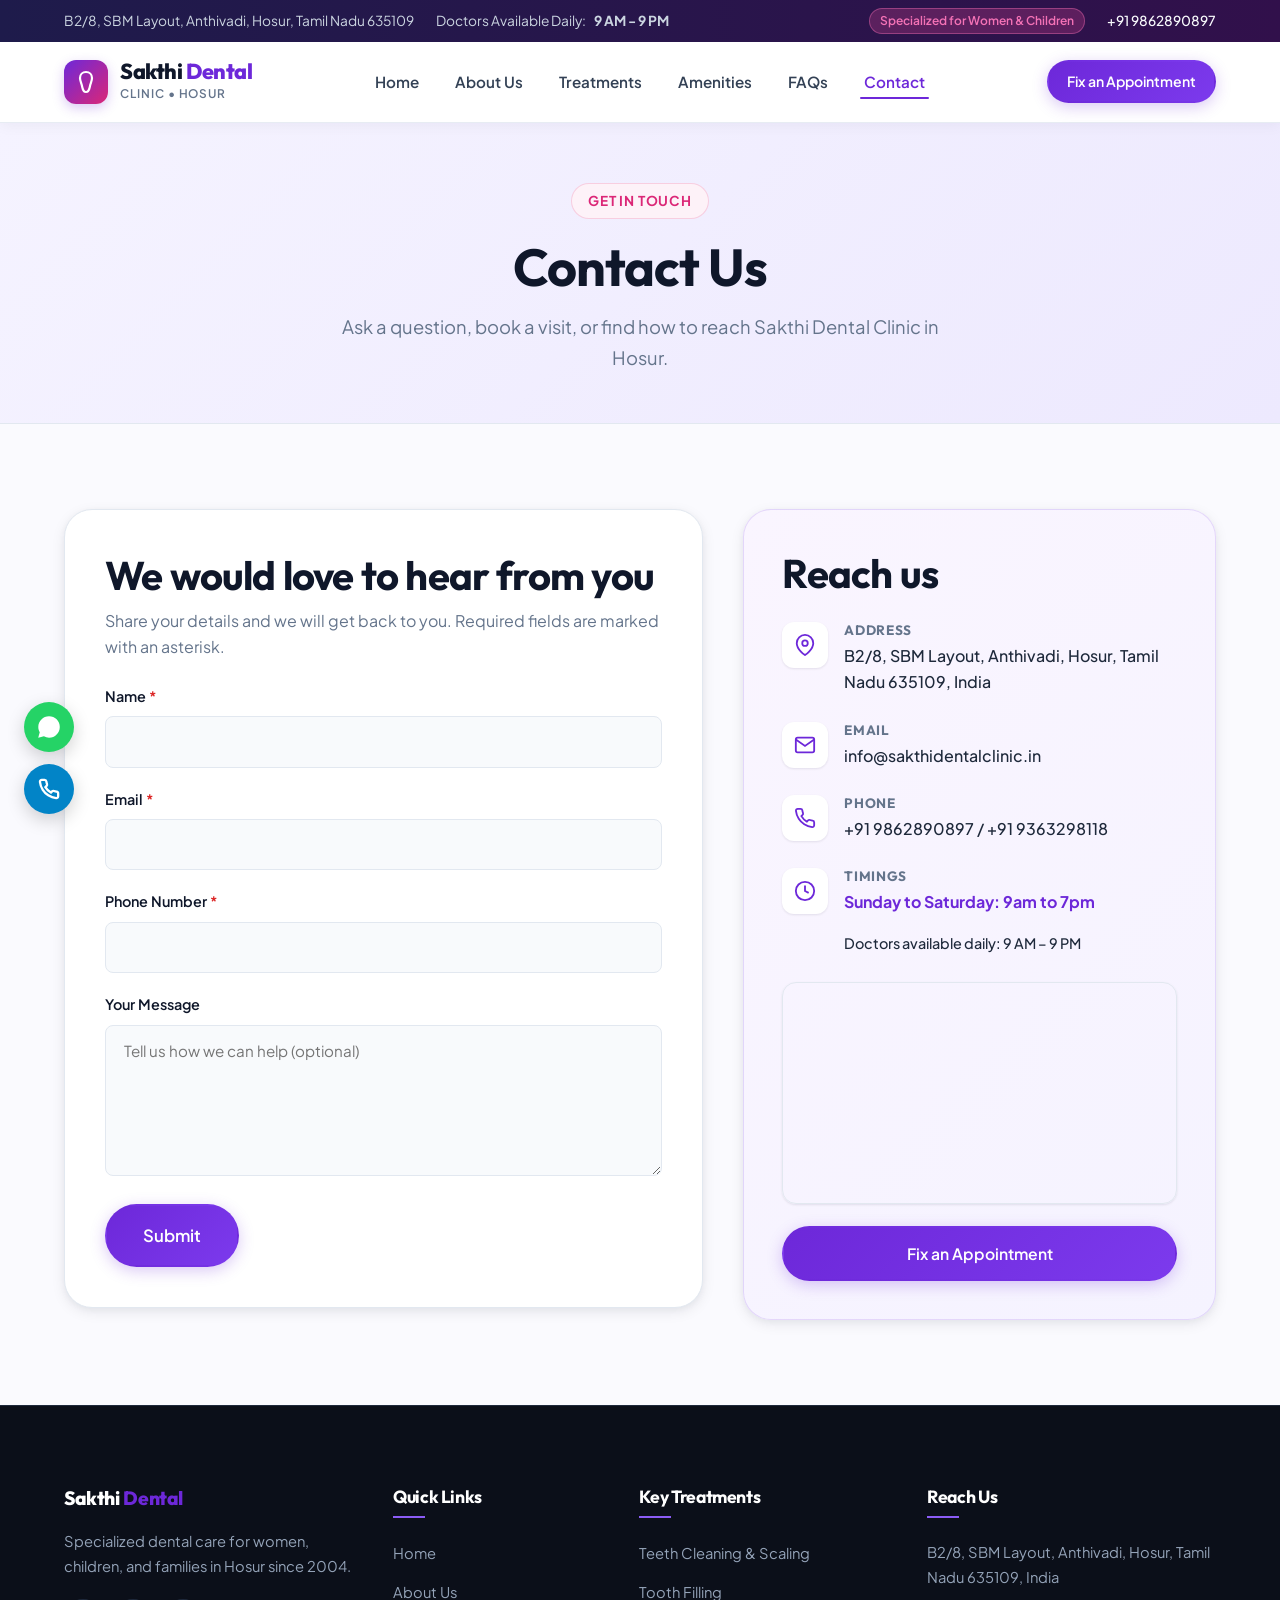
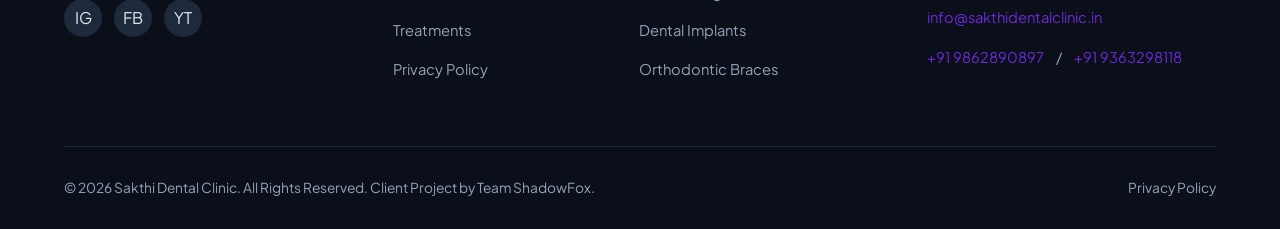
<file: contact.html>
<!DOCTYPE html>
<html lang="en">
<head>
  <meta charset="UTF-8">
  <meta name="viewport" content="width=device-width, initial-scale=1.0">
  <meta name="description" content="Contact Sakthi Dental Clinic in Hosur. Book an appointment, ask a question, or visit B2/8, SBM Layout, Anthivadi.">
  <title>Contact Us | Sakthi Dental Clinic Hosur</title>
  <link rel="preconnect" href="https://fonts.googleapis.com">
  <link rel="preconnect" href="https://fonts.gstatic.com" crossorigin>
  <link href="https://fonts.googleapis.com/css2?family=Outfit:wght@500;600;700;800&family=Plus+Jakarta+Sans:wght@400;500;600;700&display=swap" rel="stylesheet">
  <link rel="stylesheet" href="assets/css/style.css">
  <link rel="icon" type="image/svg+xml" href="data:image/svg+xml,<svg xmlns='http://www.w3.org/2000/svg' viewBox='0 0 24 24' fill='%236D28D9'><path d='M12 2C8.5 2 6 4.5 6 8c0 3 1.5 5.5 2 8 .5 2.5 1 6 4 6s3.5-3.5 4-6c.5-2.5 2-5 2-8 0-3.5-2.5-6-6-6z'/></svg>">
</head>
<body>
  <aside class="topbar" aria-label="Quick contact & clinic timings">
    <div class="container">
      <div class="topbar-content">
        <div class="topbar-left">
          <span class="topbar-item">B2/8, SBM Layout, Anthivadi, Hosur, Tamil Nadu 635109</span>
          <span class="topbar-item">Doctors Available Daily: <strong>9 AM - 9 PM</strong></span>
        </div>
        <div class="topbar-right">
          <span class="topbar-badge">Specialized for Women & Children</span>
          <span class="topbar-item"><a href="tel:+919862890897">+91 9862890897</a></span>
        </div>
      </div>
    </div>
  </aside>

  <header class="navbar" role="banner">
    <div class="container">
      <div class="navbar-inner">
        <a href="index.html" class="brand-logo">
          <div class="brand-icon-wrap" aria-hidden="true">
            <svg viewBox="0 0 24 24" fill="none" stroke="currentColor" stroke-width="2.2"><path d="M12 2C8.5 2 6 4.5 6 8c0 3 1.5 5.5 2 8 .5 2.5 1 6 4 6s3.5-3.5 4-6c.5-2.5 2-5 2-8 0-3.5-2.5-6-6-6z"/></svg>
          </div>
          <div class="brand-text">
            <span class="brand-name">Sakthi <span>Dental</span></span>
            <span class="brand-tagline">Clinic • Hosur</span>
          </div>
        </a>
        <nav role="navigation" aria-label="Primary navigation">
          <ul class="nav-links">
            <li><a href="index.html" class="nav-link">Home</a></li>
            <li><a href="about.html" class="nav-link">About Us</a></li>
            <li><a href="treatments.html" class="nav-link">Treatments</a></li>
            <li><a href="index.html#amenities" class="nav-link">Amenities</a></li>
            <li><a href="faqs.html" class="nav-link">FAQs</a></li>
            <li><a href="contact.html" class="nav-link active">Contact</a></li>
          </ul>
        </nav>
        <div class="nav-cta-wrap">
          <button type="button" class="btn btn-primary btn-sm" data-open-modal="appointment-modal">Fix an Appointment</button>
        </div>
        <button type="button" class="mobile-toggle" aria-label="Open navigation menu">
          <svg viewBox="0 0 24 24" fill="none" stroke="currentColor" stroke-width="2.2"><line x1="3" y1="12" x2="21" y2="12"></line><line x1="3" y1="6" x2="21" y2="6"></line><line x1="3" y1="18" x2="21" y2="18"></line></svg>
        </button>
      </div>
    </div>
  </header>

  <div class="mobile-drawer-backdrop" aria-hidden="true"></div>
  <aside class="mobile-drawer">
    <div>
      <div class="drawer-header">
        <a href="index.html" class="brand-logo"><span class="brand-name">Sakthi <span>Dental</span></span></a>
        <button type="button" class="drawer-close" aria-label="Close menu">
          <svg width="20" height="20" viewBox="0 0 24 24" fill="none" stroke="currentColor" stroke-width="2.5"><line x1="18" y1="6" x2="6" y2="18"></line><line x1="6" y1="6" x2="18" y2="18"></line></svg>
        </button>
      </div>
      <ul class="drawer-links">
        <li><a href="index.html" class="drawer-link">Home <span>→</span></a></li>
        <li><a href="about.html" class="drawer-link">About Us <span>→</span></a></li>
        <li><a href="treatments.html" class="drawer-link">Treatments <span>→</span></a></li>
        <li><a href="faqs.html" class="drawer-link">FAQs <span>→</span></a></li>
        <li><a href="contact.html" class="drawer-link active">Contact Us <span>→</span></a></li>
        <li><a href="privacy-policy.html" class="drawer-link">Privacy Policy <span>→</span></a></li>
      </ul>
    </div>
    <div class="drawer-footer">
      <button type="button" class="btn btn-primary btn-block" data-open-modal="appointment-modal">Fix an Appointment</button>
    </div>
  </aside>

  <main id="main-content">
    <section class="page-banner">
      <div class="container text-center">
        <span class="section-badge pink">Get in Touch</span>
        <h1 style="margin-bottom: 12px;">Contact Us</h1>
        <p style="font-size: 1.15rem; color: var(--muted); max-width: 640px; margin: 0 auto;">Ask a question, book a visit, or find how to reach Sakthi Dental Clinic in Hosur.</p>
      </div>
    </section>

    <section class="section">
      <div class="container">
        <div class="contact-grid">
          <div class="contact-card-box">
            <h2 style="margin-bottom: 8px;">We would love to hear from you</h2>
            <p style="color: var(--muted); margin-bottom: 24px;">Share your details and we will get back to you. Required fields are marked with an asterisk.</p>
            <div id="contact-success-msg" class="contact-success" role="status">Thank you! Your message has been sent to Sakthi Dental Clinic.</div>
            <form id="contact-form" novalidate>
              <div class="form-group">
                <label for="contact-name" class="form-label">Name <span class="required">*</span></label>
                <input type="text" id="contact-name" class="form-control" name="name" autocomplete="name" required>
                <span class="error-feedback">Please enter your name (at least 2 characters).</span>
              </div>
              <div class="form-group">
                <label for="contact-email" class="form-label">Email <span class="required">*</span></label>
                <input type="email" id="contact-email" class="form-control" name="email" autocomplete="email" required>
                <span class="error-feedback">Please enter a valid email address.</span>
              </div>
              <div class="form-group">
                <label for="contact-phone" class="form-label">Phone Number <span class="required">*</span></label>
                <input type="tel" id="contact-phone" class="form-control" name="phone" autocomplete="tel" required>
                <span class="error-feedback">Please enter a valid phone number.</span>
              </div>
              <div class="form-group">
                <label for="contact-message" class="form-label">Your Message</label>
                <textarea id="contact-message" class="form-control" name="message" rows="5" placeholder="Tell us how we can help (optional)"></textarea>
              </div>
              <button type="submit" class="btn btn-primary btn-lg">Submit</button>
            </form>
          </div>

          <aside class="contact-info-panel">
            <h2 style="margin-bottom: 24px;">Reach us</h2>
            <div class="contact-item-row">
              <div class="contact-icon-wrap" aria-hidden="true">
                <svg width="22" height="22" viewBox="0 0 24 24" fill="none" stroke="currentColor" stroke-width="2"><path d="M21 10c0 7-9 13-9 13s-9-6-9-13a9 9 0 0 1 18 0z"></path><circle cx="12" cy="10" r="3"></circle></svg>
              </div>
              <div class="contact-detail">
                <h5>Address</h5>
                <p>B2/8, SBM Layout, Anthivadi, Hosur, Tamil Nadu 635109, India</p>
              </div>
            </div>
            <div class="contact-item-row">
              <div class="contact-icon-wrap" aria-hidden="true">
                <svg width="22" height="22" viewBox="0 0 24 24" fill="none" stroke="currentColor" stroke-width="2"><path d="M4 4h16c1.1 0 2 .9 2 2v12c0 1.1-.9 2-2 2H4c-1.1 0-2-.9-2-2V6c0-1.1.9-2 2-2z"></path><polyline points="22,6 12,13 2,6"></polyline></svg>
              </div>
              <div class="contact-detail">
                <h5>Email</h5>
                <p><a href="mailto:info@sakthidentalclinic.in">info@sakthidentalclinic.in</a></p>
              </div>
            </div>
            <div class="contact-item-row">
              <div class="contact-icon-wrap" aria-hidden="true">
                <svg width="22" height="22" viewBox="0 0 24 24" fill="none" stroke="currentColor" stroke-width="2"><path d="M22 16.92v3a2 2 0 0 1-2.18 2 19.79 19.79 0 0 1-8.63-3.07 19.5 19.5 0 0 1-6-6 19.79 19.79 0 0 1-3.07-8.67A2 2 0 0 1 4.11 2h3a2 2 0 0 1 2 1.72 12.84 12.84 0 0 0 .7 2.81 2 2 0 0 1-.45 2.11L8.09 9.91a16 16 0 0 0 6 6l1.27-1.27a2 2 0 0 1 2.11-.45 12.84 12.84 0 0 0 2.81.7A2 2 0 0 1 22 16.92z"></path></svg>
              </div>
              <div class="contact-detail">
                <h5>Phone</h5>
                <p><a href="tel:+919862890897">+91 9862890897</a> / <a href="tel:+919363298118">+91 9363298118</a></p>
              </div>
            </div>
            <div class="contact-item-row">
              <div class="contact-icon-wrap" aria-hidden="true">
                <svg width="22" height="22" viewBox="0 0 24 24" fill="none" stroke="currentColor" stroke-width="2"><circle cx="12" cy="12" r="10"></circle><polyline points="12 6 12 12 16 14"></polyline></svg>
              </div>
              <div class="contact-detail">
                <h5>Timings</h5>
                <p class="bold-timings">Sunday to Saturday: 9am to 7pm</p>
                <p style="font-size: 0.9rem; margin-top: 4px;">Doctors available daily: 9 AM – 9 PM</p>
              </div>
            </div>
            <div class="map-embed-frame">
              <iframe title="Sakthi Dental Clinic location in Hosur" src="https://maps.google.com/maps?q=B2/8%20SBM%20Layout%20Anthivadi%20Hosur%20Tamil%20Nadu%20635109&t=&z=15&ie=UTF8&iwloc=&output=embed" loading="lazy" referrerpolicy="no-referrer-when-downgrade"></iframe>
            </div>
            <div style="margin-top: 22px;">
              <button type="button" class="btn btn-primary btn-block" data-open-modal="appointment-modal">Fix an Appointment</button>
            </div>
          </aside>
        </div>
      </div>
    </section>
  </main>

  <div id="appointment-modal" class="modal-overlay" role="dialog" aria-modal="true" aria-labelledby="modal-title">
    <div class="modal-card">
      <div class="modal-header">
        <h3 id="modal-title">Fix an Appointment</h3>
        <button type="button" class="modal-close-btn" data-close-modal aria-label="Close modal">
          <svg width="20" height="20" viewBox="0 0 24 24" fill="none" stroke="currentColor" stroke-width="2.5"><line x1="18" y1="6" x2="6" y2="18"></line><line x1="6" y1="6" x2="18" y2="18"></line></svg>
        </button>
      </div>
      <div class="modal-body">
        <form id="appointment-form">
          <div class="form-row">
            <div class="form-group">
              <label for="appt-name" class="form-label">Full Name <span class="required">*</span></label>
              <input type="text" id="appt-name" class="form-control" required>
            </div>
            <div class="form-group">
              <label for="appt-phone" class="form-label">Phone Number <span class="required">*</span></label>
              <input type="tel" id="appt-phone" class="form-control" required>
            </div>
          </div>
          <div class="form-row">
            <div class="form-group">
              <label for="appt-email" class="form-label">Email Address (Optional)</label>
              <input type="email" id="appt-email" class="form-control">
            </div>
            <div class="form-group">
              <label for="appt-treatment" class="form-label">Select Treatment <span class="required">*</span></label>
              <select id="appt-treatment" class="form-control" required>
                <option value="">-- Choose Dental Service --</option>
                <option value="General Consultation">General Consultation</option>
                <option value="Teeth Cleaning & Scaling">Teeth Cleaning & Scaling</option>
                <option value="Pediatric Dentistry">Pediatric Dentistry</option>
                <option value="Orthodontic Braces">Orthodontic Braces</option>
              </select>
            </div>
          </div>
          <div class="form-group">
            <label for="appt-date" class="form-label">Preferred Date <span class="required">*</span></label>
            <input type="date" id="appt-date" class="form-control" required>
          </div>
          <input type="hidden" id="appt-slot" value="Morning (9:00 AM - 12:00 PM)">
          <div class="form-group">
            <label class="form-label">Preferred Time Slot</label>
            <div class="time-slots-group">
              <button type="button" class="time-slot-btn selected" data-slot="Morning (9:00 AM - 12:00 PM)">Morning</button>
              <button type="button" class="time-slot-btn" data-slot="Afternoon (1:00 PM - 4:00 PM)">Afternoon</button>
              <button type="button" class="time-slot-btn" data-slot="Evening (5:00 PM - 8:00 PM)">Evening</button>
            </div>
          </div>
          <div style="margin-top: 24px;"><button type="submit" class="btn btn-primary btn-block">Confirm Appointment Request</button></div>
        </form>
      </div>
    </div>
  </div>

  <aside class="floating-actions" aria-label="Quick Actions">
    <a href="https://wa.me/919862890897?text=Hello%20Sakthi%20Dental%20Clinic" target="_blank" rel="noopener noreferrer" class="float-btn whatsapp" title="Chat on WhatsApp">
      <svg width="26" height="26" viewBox="0 0 24 24" fill="currentColor"><path d="M12.04 2c-5.46 0-9.91 4.45-9.91 9.91 0 1.75.46 3.45 1.32 4.95L2.05 22l5.25-1.38c1.45.79 3.08 1.21 4.74 1.21 5.46 0 9.91-4.45 9.91-9.91 0-2.65-1.03-5.14-2.9-7.01A9.816 9.816 0 0 0 12.04 2z"/></svg>
    </a>
    <a href="tel:+919862890897" class="float-btn call" title="Call clinic">
      <svg width="22" height="22" viewBox="0 0 24 24" fill="none" stroke="currentColor" stroke-width="2.5"><path d="M22 16.92v3a2 2 0 0 1-2.18 2 19.79 19.79 0 0 1-8.63-3.07 19.5 19.5 0 0 1-6-6 19.79 19.79 0 0 1-3.07-8.67A2 2 0 0 1 4.11 2h3a2 2 0 0 1 2 1.72 12.84 12.84 0 0 0 .7 2.81 2 2 0 0 1-.45 2.11L8.09 9.91a16 16 0 0 0 6 6l1.27-1.27a2 2 0 0 1 2.11-.45 12.84 12.84 0 0 0 2.81.7A2 2 0 0 1 22 16.92z"></path></svg>
    </a>
    <button type="button" class="float-btn back-to-top" title="Back to Top">
      <svg width="20" height="20" viewBox="0 0 24 24" fill="none" stroke="currentColor" stroke-width="2.5"><line x1="12" y1="19" x2="12" y2="5"></line><polyline points="5 12 12 5 19 12"></polyline></svg>
    </button>
  </aside>

  <footer class="footer">
    <div class="container">
      <div class="footer-grid">
        <div class="footer-col footer-about">
          <span class="brand-name" style="color:#FFFFFF; font-size:1.2rem;">Sakthi <span>Dental</span></span>
          <p style="margin-top:16px;">Specialized dental care for women, children, and families in Hosur since 2004.</p>
          <div class="footer-social-links">
            <a href="https://instagram.com" target="_blank" rel="noopener noreferrer" class="social-link-icon" aria-label="Instagram">IG</a>
            <a href="https://facebook.com" target="_blank" rel="noopener noreferrer" class="social-link-icon" aria-label="Facebook">FB</a>
            <a href="https://youtube.com" target="_blank" rel="noopener noreferrer" class="social-link-icon" aria-label="YouTube">YT</a>
          </div>
        </div>
        <div class="footer-col">
          <h4>Quick Links</h4>
          <ul class="footer-links">
            <li><a href="index.html">Home</a></li>
            <li><a href="about.html">About Us</a></li>
            <li><a href="treatments.html">Treatments</a></li>
            <li><a href="privacy-policy.html">Privacy Policy</a></li>
          </ul>
        </div>
        <div class="footer-col">
          <h4>Key Treatments</h4>
          <ul class="footer-links">
            <li><a href="treatments.html#teeth-cleaning">Teeth Cleaning & Scaling</a></li>
            <li><a href="treatments.html#tooth-filling">Tooth Filling</a></li>
            <li><a href="treatments.html#dental-implants">Dental Implants</a></li>
            <li><a href="treatments.html#orthodontic-braces">Orthodontic Braces</a></li>
          </ul>
        </div>
        <div class="footer-col">
          <h4>Reach Us</h4>
          <div class="footer-contact-item"><span>B2/8, SBM Layout, Anthivadi, Hosur, Tamil Nadu 635109, India</span></div>
          <div class="footer-contact-item"><a href="mailto:info@sakthidentalclinic.in">info@sakthidentalclinic.in</a></div>
          <div class="footer-contact-item"><a href="tel:+919862890897">+91 9862890897</a> / <a href="tel:+919363298118">+91 9363298118</a></div>
        </div>
      </div>
      <div class="footer-bottom">
        <div>&copy; 2026 Sakthi Dental Clinic. All Rights Reserved. Client Project by Team ShadowFox.</div>
        <div><a href="privacy-policy.html">Privacy Policy</a></div>
      </div>
    </div>
  </footer>
  <script src="assets/js/main.js"></script>
</body>
</html>
</file>
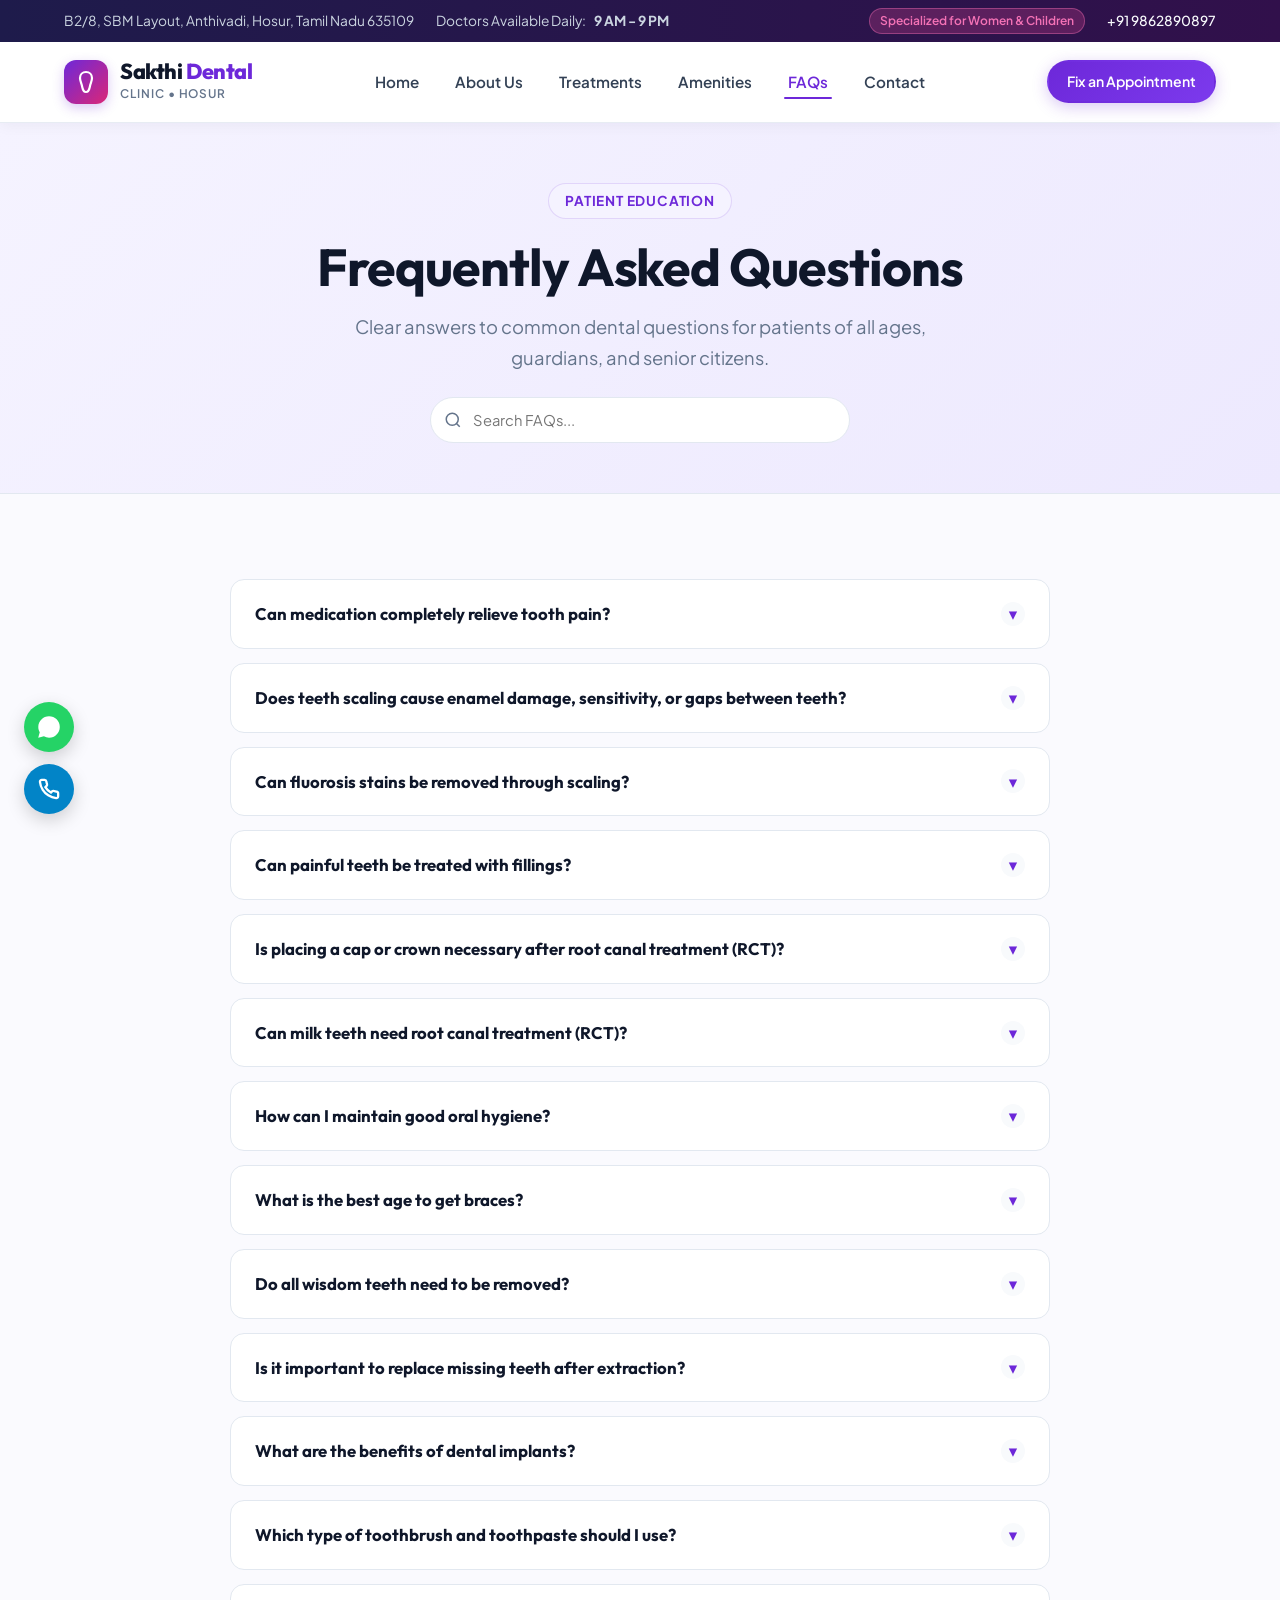
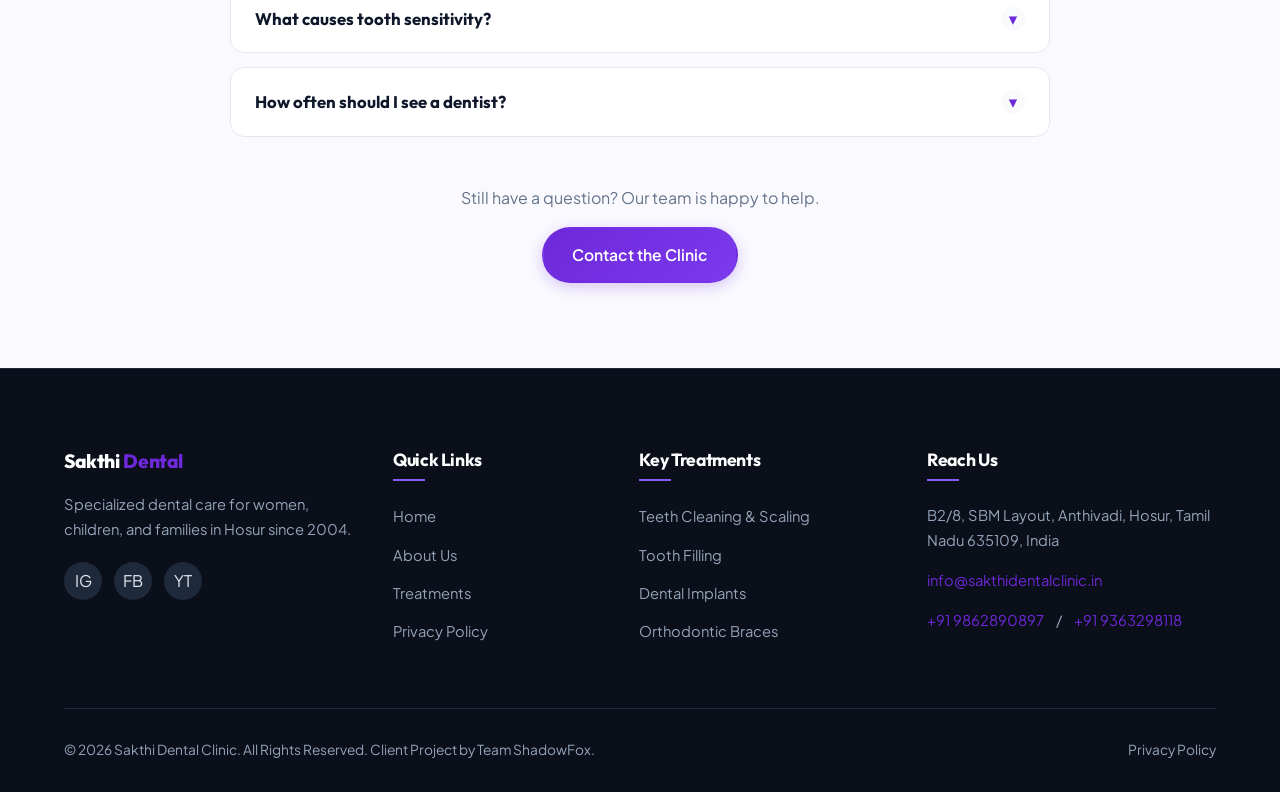
<file: faqs.html>
<!DOCTYPE html>
<html lang="en">
<head>
  <meta charset="UTF-8">
  <meta name="viewport" content="width=device-width, initial-scale=1.0">
  <meta name="description" content="Frequently asked questions about dental treatments, scaling, braces, implants, and oral hygiene at Sakthi Dental Clinic, Hosur.">
  <title>FAQs | Sakthi Dental Clinic Hosur</title>
  <link rel="preconnect" href="https://fonts.googleapis.com">
  <link rel="preconnect" href="https://fonts.gstatic.com" crossorigin>
  <link href="https://fonts.googleapis.com/css2?family=Outfit:wght@500;600;700;800&family=Plus+Jakarta+Sans:wght@400;500;600;700&display=swap" rel="stylesheet">
  <link rel="stylesheet" href="assets/css/style.css">
  <link rel="icon" type="image/svg+xml" href="data:image/svg+xml,<svg xmlns='http://www.w3.org/2000/svg' viewBox='0 0 24 24' fill='%236D28D9'><path d='M12 2C8.5 2 6 4.5 6 8c0 3 1.5 5.5 2 8 .5 2.5 1 6 4 6s3.5-3.5 4-6c.5-2.5 2-5 2-8 0-3.5-2.5-6-6-6z'/></svg>">
</head>
<body>
  <aside class="topbar" aria-label="Quick contact & clinic timings">
    <div class="container">
      <div class="topbar-content">
        <div class="topbar-left">
          <span class="topbar-item">B2/8, SBM Layout, Anthivadi, Hosur, Tamil Nadu 635109</span>
          <span class="topbar-item">Doctors Available Daily: <strong>9 AM - 9 PM</strong></span>
        </div>
        <div class="topbar-right">
          <span class="topbar-badge">Specialized for Women & Children</span>
          <span class="topbar-item"><a href="tel:+919862890897">+91 9862890897</a></span>
        </div>
      </div>
    </div>
  </aside>

  <header class="navbar" role="banner">
    <div class="container">
      <div class="navbar-inner">
        <a href="index.html" class="brand-logo">
          <div class="brand-icon-wrap" aria-hidden="true">
            <svg viewBox="0 0 24 24" fill="none" stroke="currentColor" stroke-width="2.2"><path d="M12 2C8.5 2 6 4.5 6 8c0 3 1.5 5.5 2 8 .5 2.5 1 6 4 6s3.5-3.5 4-6c.5-2.5 2-5 2-8 0-3.5-2.5-6-6-6z"/></svg>
          </div>
          <div class="brand-text">
            <span class="brand-name">Sakthi <span>Dental</span></span>
            <span class="brand-tagline">Clinic • Hosur</span>
          </div>
        </a>
        <nav role="navigation" aria-label="Primary navigation">
          <ul class="nav-links">
            <li><a href="index.html" class="nav-link">Home</a></li>
            <li><a href="about.html" class="nav-link">About Us</a></li>
            <li><a href="treatments.html" class="nav-link">Treatments</a></li>
            <li><a href="index.html#amenities" class="nav-link">Amenities</a></li>
            <li><a href="faqs.html" class="nav-link active">FAQs</a></li>
            <li><a href="contact.html" class="nav-link">Contact</a></li>
          </ul>
        </nav>
        <div class="nav-cta-wrap">
          <button type="button" class="btn btn-primary btn-sm" data-open-modal="appointment-modal">Fix an Appointment</button>
        </div>
        <button type="button" class="mobile-toggle" aria-label="Open navigation menu">
          <svg viewBox="0 0 24 24" fill="none" stroke="currentColor" stroke-width="2.2"><line x1="3" y1="12" x2="21" y2="12"></line><line x1="3" y1="6" x2="21" y2="6"></line><line x1="3" y1="18" x2="21" y2="18"></line></svg>
        </button>
      </div>
    </div>
  </header>

  <div class="mobile-drawer-backdrop" aria-hidden="true"></div>
  <aside class="mobile-drawer">
    <div>
      <div class="drawer-header">
        <a href="index.html" class="brand-logo"><span class="brand-name">Sakthi <span>Dental</span></span></a>
        <button type="button" class="drawer-close" aria-label="Close menu">
          <svg width="20" height="20" viewBox="0 0 24 24" fill="none" stroke="currentColor" stroke-width="2.5"><line x1="18" y1="6" x2="6" y2="18"></line><line x1="6" y1="6" x2="18" y2="18"></line></svg>
        </button>
      </div>
      <ul class="drawer-links">
        <li><a href="index.html" class="drawer-link">Home <span>→</span></a></li>
        <li><a href="about.html" class="drawer-link">About Us <span>→</span></a></li>
        <li><a href="treatments.html" class="drawer-link">Treatments <span>→</span></a></li>
        <li><a href="faqs.html" class="drawer-link active">FAQs <span>→</span></a></li>
        <li><a href="contact.html" class="drawer-link">Contact Us <span>→</span></a></li>
        <li><a href="privacy-policy.html" class="drawer-link">Privacy Policy <span>→</span></a></li>
      </ul>
    </div>
    <div class="drawer-footer">
      <button type="button" class="btn btn-primary btn-block" data-open-modal="appointment-modal">Fix an Appointment</button>
    </div>
  </aside>

  <main id="main-content">
    <section class="page-banner">
      <div class="container text-center">
        <span class="section-badge">Patient Education</span>
        <h1 style="margin-bottom: 12px;">Frequently Asked Questions</h1>
        <p style="font-size: 1.15rem; color: var(--muted); max-width: 640px; margin: 0 auto 24px;">Clear answers to common dental questions for patients of all ages, guardians, and senior citizens.</p>
        <div class="search-box-wrap" style="max-width: 420px; margin: 0 auto;">
          <svg viewBox="0 0 24 24" fill="none" stroke="currentColor" stroke-width="2"><circle cx="11" cy="11" r="8"></circle><line x1="21" y1="21" x2="16.65" y2="16.65"></line></svg>
          <input type="text" id="faq-search" placeholder="Search FAQs..." aria-label="Search FAQs">
        </div>
      </div>
    </section>

    <section class="section">
      <div class="container">
        <div class="faq-container">
          <article class="faq-item">
            <button type="button" class="faq-header">Can medication completely relieve tooth pain? <span class="faq-icon">▾</span></button>
            <div class="faq-body"><p>Not entirely. While medications may offer short-term relief, long-lasting relief requires identifying and treating the root cause of the pain through professional dental care.</p></div>
          </article>
          <article class="faq-item">
            <button type="button" class="faq-header">Does teeth scaling cause enamel damage, sensitivity, or gaps between teeth? <span class="faq-icon">▾</span></button>
            <div class="faq-body"><p>No. Scaling safely removes plaque and tartar from teeth and below the gum line. It doesn’t damage enamel or create gaps. Some temporary sensitivity may occur, but it usually subsides as gums heal and reattach to the teeth.</p></div>
          </article>
          <article class="faq-item">
            <button type="button" class="faq-header">Can fluorosis stains be removed through scaling? <span class="faq-icon">▾</span></button>
            <div class="faq-body"><p>Scaling can remove surface (extrinsic) stains but not fluorosis, which is an internal (intrinsic) stain. Fluorosis may require treatments like bleaching, veneers, or crowns for cosmetic improvement.</p></div>
          </article>
          <article class="faq-item">
            <button type="button" class="faq-header">Can painful teeth be treated with fillings? <span class="faq-icon">▾</span></button>
            <div class="faq-body"><p>Not always. If the cavity has reached the pulp, the innermost layer of the tooth, simple filling won’t help. In such cases, root canal treatment or tooth extraction might be necessary. Fillings are effective only when the damage is limited to the outer layers (enamel and dentin).</p></div>
          </article>
          <article class="faq-item">
            <button type="button" class="faq-header">Is placing a cap or crown necessary after root canal treatment (RCT)? <span class="faq-icon">▾</span></button>
            <div class="faq-body"><p>Yes. A crown is recommended after RCT to protect the treated tooth, which may be weaker due to decay. It prevents fractures and adds durability, especially during chewing.</p></div>
          </article>
          <article class="faq-item">
            <button type="button" class="faq-header">Can milk teeth need root canal treatment (RCT)? <span class="faq-icon">▾</span></button>
            <div class="faq-body"><p>Yes. If a milk tooth has a deep cavity and is likely to remain in the mouth for some time, an RCT can preserve it and prevent infection or early loss.</p></div>
          </article>
          <article class="faq-item">
            <button type="button" class="faq-header">How can I maintain good oral hygiene? <span class="faq-icon">▾</span></button>
            <div class="faq-body"><p>Brush your teeth twice daily with proper technique, rinse after meals, floss regularly, and schedule routine check-ups with your dentist to maintain healthy teeth and gums.</p></div>
          </article>
          <article class="faq-item">
            <button type="button" class="faq-header">What is the best age to get braces? <span class="faq-icon">▾</span></button>
            <div class="faq-body"><p>Braces are most effective between ages 12 and 14, when the jaw and teeth are still developing. However, some cases may benefit from earlier intervention depending on the condition.</p></div>
          </article>
          <article class="faq-item">
            <button type="button" class="faq-header">Do all wisdom teeth need to be removed? <span class="faq-icon">▾</span></button>
            <div class="faq-body"><p>No. Wisdom teeth only require removal if they are impacted, infected, or causing pain due to crowding or damage to adjacent teeth.</p></div>
          </article>
          <article class="faq-item">
            <button type="button" class="faq-header">Is it important to replace missing teeth after extraction? <span class="faq-icon">▾</span></button>
            <div class="faq-body"><p>Yes. Replacing extracted teeth helps maintain proper bite alignment and prevents adjacent teeth from shifting, which can affect chewing and overall oral function.</p></div>
          </article>
          <article class="faq-item">
            <button type="button" class="faq-header">What are the benefits of dental implants? <span class="faq-icon">▾</span></button>
            <div class="faq-body"><p>Dental implants restore both the appearance and functionality of missing teeth. They provide a stable, natural-looking solution that can improve confidence and overall quality of life.</p></div>
          </article>
          <article class="faq-item">
            <button type="button" class="faq-header">Which type of toothbrush and toothpaste should I use? <span class="faq-icon">▾</span></button>
            <div class="faq-body"><p>Use a soft or medium-bristled toothbrush with a small head for better reach. Choose a non-abrasive fluoride toothpaste and replace your toothbrush every three months for optimal hygiene.</p></div>
          </article>
          <article class="faq-item">
            <button type="button" class="faq-header">What causes tooth sensitivity? <span class="faq-icon">▾</span></button>
            <div class="faq-body"><p>Tooth sensitivity can result from enamel wear (due to attrition or abrasion), tooth decay, exposed tooth roots, or hairline cracks in the teeth.</p></div>
          </article>
          <article class="faq-item">
            <button type="button" class="faq-header">How often should I see a dentist? <span class="faq-icon">▾</span></button>
            <div class="faq-body"><p>Visiting your dentist every six months is recommended for routine check-ups, professional cleaning, and preventive care to maintain good oral health.</p></div>
          </article>
        </div>

        <div class="text-center" style="margin-top: 48px;">
          <p style="margin-bottom: 16px; color: var(--muted);">Still have a question? Our team is happy to help.</p>
          <a href="contact.html" class="btn btn-primary">Contact the Clinic</a>
        </div>
      </div>
    </section>
  </main>

  <div id="appointment-modal" class="modal-overlay" role="dialog" aria-modal="true" aria-labelledby="modal-title">
    <div class="modal-card">
      <div class="modal-header">
        <h3 id="modal-title">Fix an Appointment</h3>
        <button type="button" class="modal-close-btn" data-close-modal aria-label="Close modal">
          <svg width="20" height="20" viewBox="0 0 24 24" fill="none" stroke="currentColor" stroke-width="2.5"><line x1="18" y1="6" x2="6" y2="18"></line><line x1="6" y1="6" x2="18" y2="18"></line></svg>
        </button>
      </div>
      <div class="modal-body">
        <form id="appointment-form">
          <div class="form-row">
            <div class="form-group">
              <label for="appt-name" class="form-label">Full Name <span class="required">*</span></label>
              <input type="text" id="appt-name" class="form-control" required>
            </div>
            <div class="form-group">
              <label for="appt-phone" class="form-label">Phone Number <span class="required">*</span></label>
              <input type="tel" id="appt-phone" class="form-control" required>
            </div>
          </div>
          <div class="form-row">
            <div class="form-group">
              <label for="appt-email" class="form-label">Email Address (Optional)</label>
              <input type="email" id="appt-email" class="form-control">
            </div>
            <div class="form-group">
              <label for="appt-treatment" class="form-label">Select Treatment <span class="required">*</span></label>
              <select id="appt-treatment" class="form-control" required>
                <option value="">-- Choose Dental Service --</option>
                <option value="Teeth Cleaning & Scaling">Teeth Cleaning & Scaling</option>
                <option value="Tooth Filling">Tooth Filling</option>
                <option value="Tooth Extraction">Tooth Extraction</option>
                <option value="Dental Implants">Dental Implants</option>
                <option value="Orthodontic Braces">Orthodontic Braces</option>
                <option value="Pediatric Dentistry">Pediatric Dentistry</option>
                <option value="General Consultation">General Consultation</option>
              </select>
            </div>
          </div>
          <div class="form-row">
            <div class="form-group">
              <label for="appt-doctor" class="form-label">Preferred Doctor</label>
              <select id="appt-doctor" class="form-control">
                <option value="Any Available Specialist">Any Available Specialist</option>
                <option value="Dr. Anupriya (Founder)">Dr. Anupriya (Founder)</option>
              </select>
            </div>
            <div class="form-group">
              <label for="appt-date" class="form-label">Preferred Date <span class="required">*</span></label>
              <input type="date" id="appt-date" class="form-control" required>
            </div>
          </div>
          <div class="form-group">
            <label class="form-label">Preferred Time Slot</label>
            <input type="hidden" id="appt-slot" value="Morning (9:00 AM - 12:00 PM)">
            <div class="time-slots-group">
              <button type="button" class="time-slot-btn selected" data-slot="Morning (9:00 AM - 12:00 PM)">Morning (9AM-12PM)</button>
              <button type="button" class="time-slot-btn" data-slot="Afternoon (1:00 PM - 4:00 PM)">Afternoon (1PM-4PM)</button>
              <button type="button" class="time-slot-btn" data-slot="Evening (5:00 PM - 8:00 PM)">Evening (5PM-8PM)</button>
            </div>
          </div>
          <div style="margin-top: 24px;"><button type="submit" class="btn btn-primary btn-block">Confirm Appointment Request</button></div>
        </form>
      </div>
    </div>
  </div>

  <aside class="floating-actions" aria-label="Quick Actions">
    <a href="https://wa.me/919862890897?text=Hello%20Sakthi%20Dental%20Clinic" target="_blank" rel="noopener noreferrer" class="float-btn whatsapp" title="Chat on WhatsApp">
      <svg width="26" height="26" viewBox="0 0 24 24" fill="currentColor"><path d="M12.04 2c-5.46 0-9.91 4.45-9.91 9.91 0 1.75.46 3.45 1.32 4.95L2.05 22l5.25-1.38c1.45.79 3.08 1.21 4.74 1.21 5.46 0 9.91-4.45 9.91-9.91 0-2.65-1.03-5.14-2.9-7.01A9.816 9.816 0 0 0 12.04 2z"/></svg>
    </a>
    <a href="tel:+919862890897" class="float-btn call" title="Call clinic">
      <svg width="22" height="22" viewBox="0 0 24 24" fill="none" stroke="currentColor" stroke-width="2.5"><path d="M22 16.92v3a2 2 0 0 1-2.18 2 19.79 19.79 0 0 1-8.63-3.07 19.5 19.5 0 0 1-6-6 19.79 19.79 0 0 1-3.07-8.67A2 2 0 0 1 4.11 2h3a2 2 0 0 1 2 1.72 12.84 12.84 0 0 0 .7 2.81 2 2 0 0 1-.45 2.11L8.09 9.91a16 16 0 0 0 6 6l1.27-1.27a2 2 0 0 1 2.11-.45 12.84 12.84 0 0 0 2.81.7A2 2 0 0 1 22 16.92z"></path></svg>
    </a>
    <button type="button" class="float-btn back-to-top" title="Back to Top">
      <svg width="20" height="20" viewBox="0 0 24 24" fill="none" stroke="currentColor" stroke-width="2.5"><line x1="12" y1="19" x2="12" y2="5"></line><polyline points="5 12 12 5 19 12"></polyline></svg>
    </button>
  </aside>

  <footer class="footer">
    <div class="container">
      <div class="footer-grid">
        <div class="footer-col footer-about">
          <span class="brand-name" style="color:#FFFFFF; font-size:1.2rem;">Sakthi <span>Dental</span></span>
          <p style="margin-top:16px;">Specialized dental care for women, children, and families in Hosur since 2004.</p>
          <div class="footer-social-links">
            <a href="https://instagram.com" target="_blank" rel="noopener noreferrer" class="social-link-icon" aria-label="Instagram">IG</a>
            <a href="https://facebook.com" target="_blank" rel="noopener noreferrer" class="social-link-icon" aria-label="Facebook">FB</a>
            <a href="https://youtube.com" target="_blank" rel="noopener noreferrer" class="social-link-icon" aria-label="YouTube">YT</a>
          </div>
        </div>
        <div class="footer-col">
          <h4>Quick Links</h4>
          <ul class="footer-links">
            <li><a href="index.html">Home</a></li>
            <li><a href="about.html">About Us</a></li>
            <li><a href="treatments.html">Treatments</a></li>
            <li><a href="privacy-policy.html">Privacy Policy</a></li>
          </ul>
        </div>
        <div class="footer-col">
          <h4>Key Treatments</h4>
          <ul class="footer-links">
            <li><a href="treatments.html#teeth-cleaning">Teeth Cleaning & Scaling</a></li>
            <li><a href="treatments.html#tooth-filling">Tooth Filling</a></li>
            <li><a href="treatments.html#dental-implants">Dental Implants</a></li>
            <li><a href="treatments.html#orthodontic-braces">Orthodontic Braces</a></li>
          </ul>
        </div>
        <div class="footer-col">
          <h4>Reach Us</h4>
          <div class="footer-contact-item"><span>B2/8, SBM Layout, Anthivadi, Hosur, Tamil Nadu 635109, India</span></div>
          <div class="footer-contact-item"><a href="mailto:info@sakthidentalclinic.in">info@sakthidentalclinic.in</a></div>
          <div class="footer-contact-item"><a href="tel:+919862890897">+91 9862890897</a> / <a href="tel:+919363298118">+91 9363298118</a></div>
        </div>
      </div>
      <div class="footer-bottom">
        <div>&copy; 2026 Sakthi Dental Clinic. All Rights Reserved. Client Project by Team ShadowFox.</div>
        <div><a href="privacy-policy.html">Privacy Policy</a></div>
      </div>
    </div>
  </footer>
  <script src="assets/js/main.js"></script>
</body>
</html>
</file>
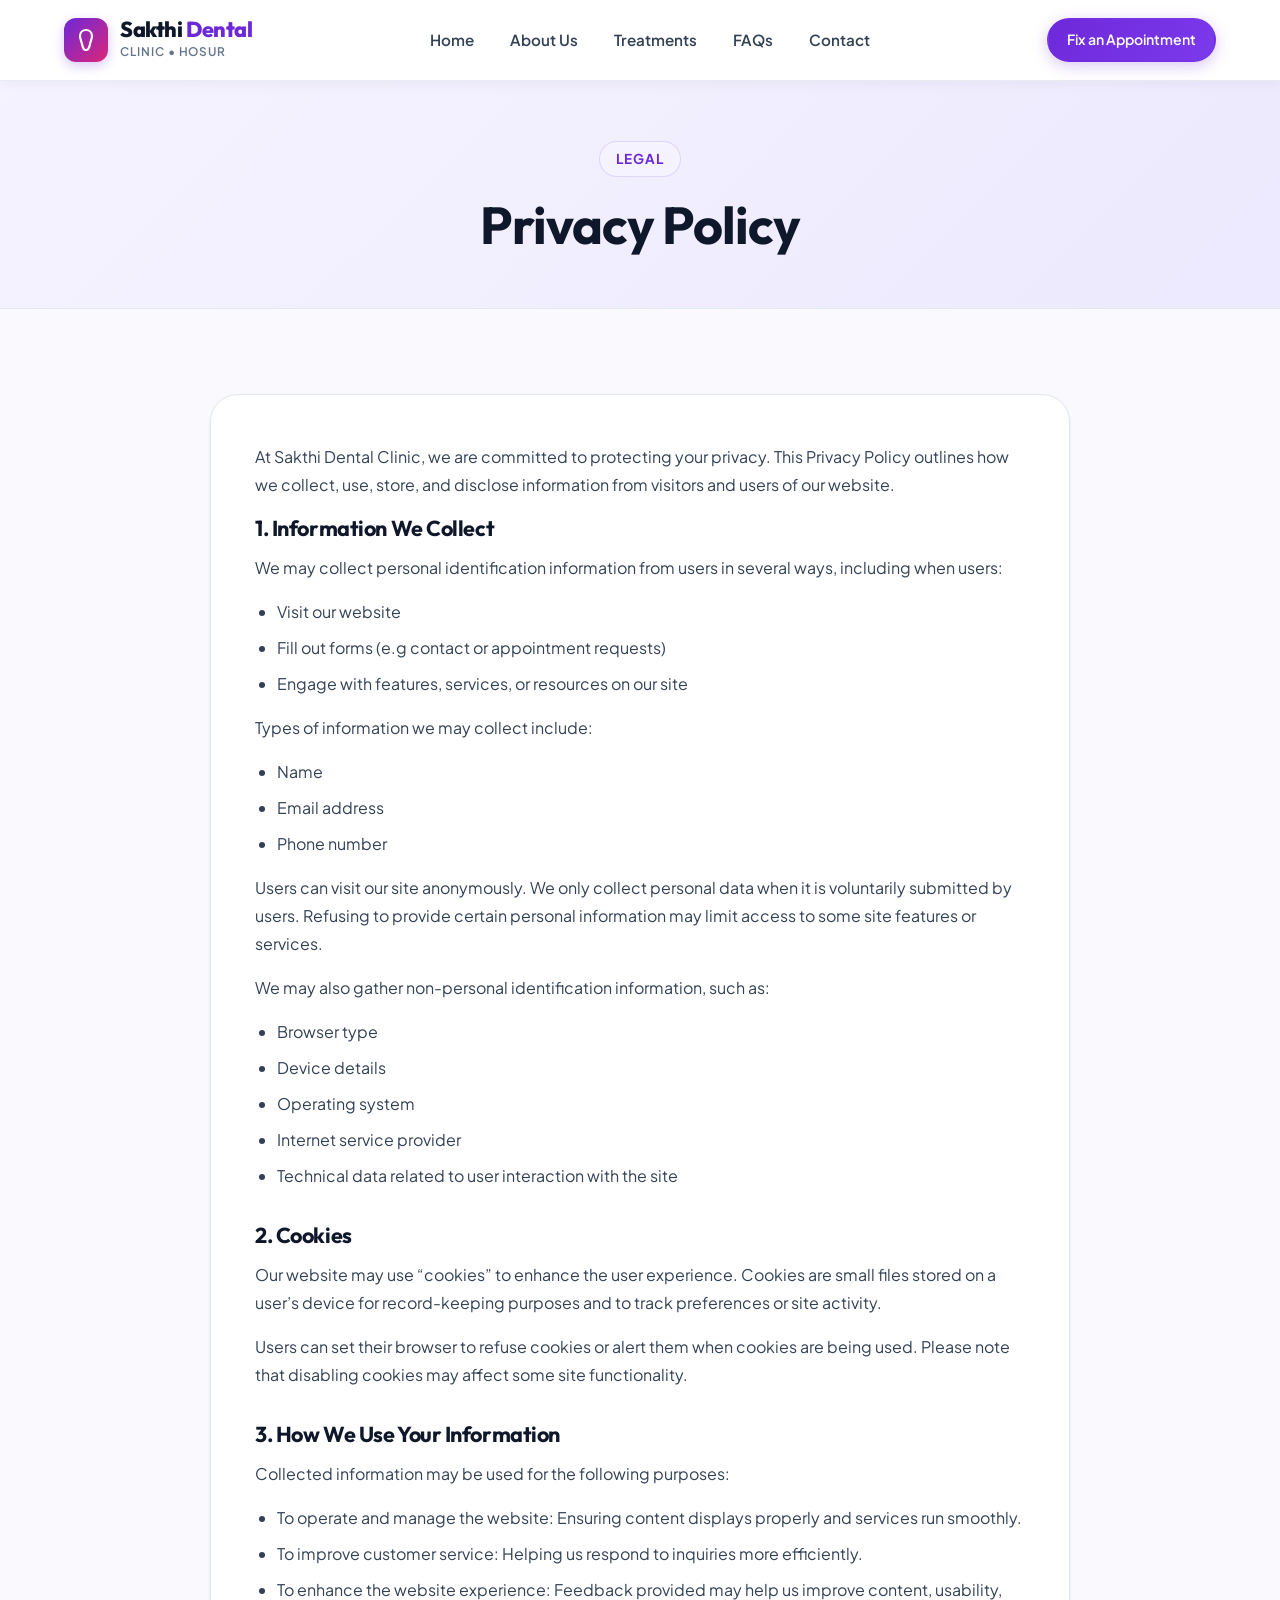
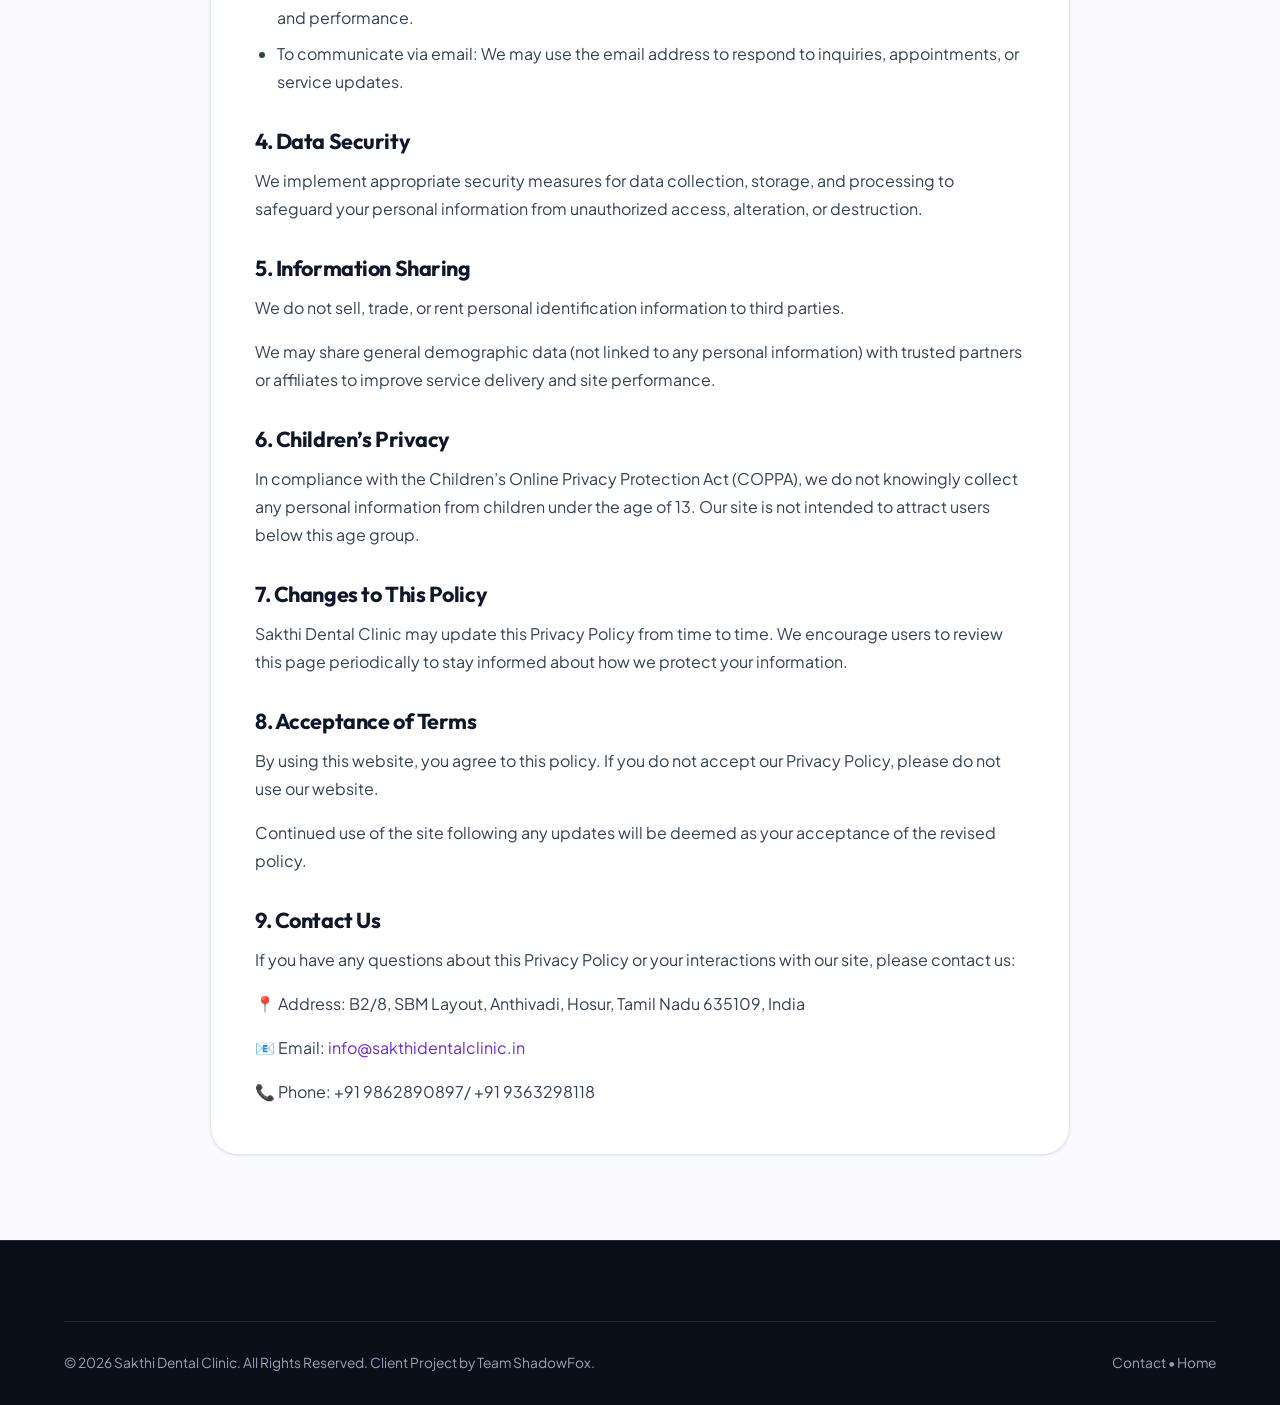
<file: privacy-policy.html>
<!DOCTYPE html>
<html lang="en">
<head>
  <meta charset="UTF-8">
  <meta name="viewport" content="width=device-width, initial-scale=1.0">
  <meta name="description" content="Privacy Policy for Sakthi Dental Clinic website visitors and users.">
  <title>Privacy Policy | Sakthi Dental Clinic</title>
  <link rel="preconnect" href="https://fonts.googleapis.com">
  <link rel="preconnect" href="https://fonts.gstatic.com" crossorigin>
  <link href="https://fonts.googleapis.com/css2?family=Outfit:wght@500;600;700;800&family=Plus+Jakarta+Sans:wght@400;500;600;700&display=swap" rel="stylesheet">
  <link rel="stylesheet" href="assets/css/style.css">
  <link rel="icon" type="image/svg+xml" href="data:image/svg+xml,<svg xmlns='http://www.w3.org/2000/svg' viewBox='0 0 24 24' fill='%236D28D9'><path d='M12 2C8.5 2 6 4.5 6 8c0 3 1.5 5.5 2 8 .5 2.5 1 6 4 6s3.5-3.5 4-6c.5-2.5 2-5 2-8 0-3.5-2.5-6-6-6z'/></svg>">
</head>
<body>
  <header class="navbar" role="banner">
    <div class="container">
      <div class="navbar-inner">
        <a href="index.html" class="brand-logo">
          <div class="brand-icon-wrap" aria-hidden="true">
            <svg viewBox="0 0 24 24" fill="none" stroke="currentColor" stroke-width="2.2"><path d="M12 2C8.5 2 6 4.5 6 8c0 3 1.5 5.5 2 8 .5 2.5 1 6 4 6s3.5-3.5 4-6c.5-2.5 2-5 2-8 0-3.5-2.5-6-6-6z"/></svg>
          </div>
          <div class="brand-text">
            <span class="brand-name">Sakthi <span>Dental</span></span>
            <span class="brand-tagline">Clinic • Hosur</span>
          </div>
        </a>
        <nav role="navigation" aria-label="Primary navigation">
          <ul class="nav-links">
            <li><a href="index.html" class="nav-link">Home</a></li>
            <li><a href="about.html" class="nav-link">About Us</a></li>
            <li><a href="treatments.html" class="nav-link">Treatments</a></li>
            <li><a href="faqs.html" class="nav-link">FAQs</a></li>
            <li><a href="contact.html" class="nav-link">Contact</a></li>
          </ul>
        </nav>
        <div class="nav-cta-wrap">
          <a href="contact.html" class="btn btn-primary btn-sm">Fix an Appointment</a>
        </div>
        <button type="button" class="mobile-toggle" aria-label="Open navigation menu">
          <svg viewBox="0 0 24 24" fill="none" stroke="currentColor" stroke-width="2.2"><line x1="3" y1="12" x2="21" y2="12"></line><line x1="3" y1="6" x2="21" y2="6"></line><line x1="3" y1="18" x2="21" y2="18"></line></svg>
        </button>
      </div>
    </div>
  </header>

  <div class="mobile-drawer-backdrop" aria-hidden="true"></div>
  <aside class="mobile-drawer">
    <div>
      <div class="drawer-header">
        <a href="index.html" class="brand-logo"><span class="brand-name">Sakthi <span>Dental</span></span></a>
        <button type="button" class="drawer-close" aria-label="Close menu">
          <svg width="20" height="20" viewBox="0 0 24 24" fill="none" stroke="currentColor" stroke-width="2.5"><line x1="18" y1="6" x2="6" y2="18"></line><line x1="6" y1="6" x2="18" y2="18"></line></svg>
        </button>
      </div>
      <ul class="drawer-links">
        <li><a href="index.html" class="drawer-link">Home <span>→</span></a></li>
        <li><a href="about.html" class="drawer-link">About Us <span>→</span></a></li>
        <li><a href="treatments.html" class="drawer-link">Treatments <span>→</span></a></li>
        <li><a href="faqs.html" class="drawer-link">FAQs <span>→</span></a></li>
        <li><a href="contact.html" class="drawer-link">Contact Us <span>→</span></a></li>
        <li><a href="privacy-policy.html" class="drawer-link active">Privacy Policy <span>→</span></a></li>
      </ul>
    </div>
  </aside>

  <main id="main-content">
    <section class="page-banner">
      <div class="container text-center">
        <span class="section-badge">Legal</span>
        <h1>Privacy Policy</h1>
      </div>
    </section>

    <section class="section">
      <div class="container">
        <article class="privacy-article">
          <p>At Sakthi Dental Clinic, we are committed to protecting your privacy. This Privacy Policy outlines how we collect, use, store, and disclose information from visitors and users of our website.</p>

          <h2>1. Information We Collect</h2>
          <p>We may collect personal identification information from users in several ways, including when users:</p>
          <ul>
            <li>Visit our website</li>
            <li>Fill out forms (e.g contact or appointment requests)</li>
            <li>Engage with features, services, or resources on our site</li>
          </ul>
          <p>Types of information we may collect include:</p>
          <ul>
            <li>Name</li>
            <li>Email address</li>
            <li>Phone number</li>
          </ul>
          <p>Users can visit our site anonymously. We only collect personal data when it is voluntarily submitted by users. Refusing to provide certain personal information may limit access to some site features or services.</p>
          <p>We may also gather non-personal identification information, such as:</p>
          <ul>
            <li>Browser type</li>
            <li>Device details</li>
            <li>Operating system</li>
            <li>Internet service provider</li>
            <li>Technical data related to user interaction with the site</li>
          </ul>

          <h2>2. Cookies</h2>
          <p>Our website may use “cookies” to enhance the user experience. Cookies are small files stored on a user’s device for record-keeping purposes and to track preferences or site activity.</p>
          <p>Users can set their browser to refuse cookies or alert them when cookies are being used. Please note that disabling cookies may affect some site functionality.</p>

          <h2>3. How We Use Your Information</h2>
          <p>Collected information may be used for the following purposes:</p>
          <ul>
            <li>To operate and manage the website: Ensuring content displays properly and services run smoothly.</li>
            <li>To improve customer service: Helping us respond to inquiries more efficiently.</li>
            <li>To enhance the website experience: Feedback provided may help us improve content, usability, and performance.</li>
            <li>To communicate via email: We may use the email address to respond to inquiries, appointments, or service updates.</li>
          </ul>

          <h2>4. Data Security</h2>
          <p>We implement appropriate security measures for data collection, storage, and processing to safeguard your personal information from unauthorized access, alteration, or destruction.</p>

          <h2>5. Information Sharing</h2>
          <p>We do not sell, trade, or rent personal identification information to third parties.</p>
          <p>We may share general demographic data (not linked to any personal information) with trusted partners or affiliates to improve service delivery and site performance.</p>

          <h2>6. Children’s Privacy</h2>
          <p>In compliance with the Children’s Online Privacy Protection Act (COPPA), we do not knowingly collect any personal information from children under the age of 13. Our site is not intended to attract users below this age group.</p>

          <h2>7. Changes to This Policy</h2>
          <p>Sakthi Dental Clinic may update this Privacy Policy from time to time. We encourage users to review this page periodically to stay informed about how we protect your information.</p>

          <h2>8. Acceptance of Terms</h2>
          <p>By using this website, you agree to this policy. If you do not accept our Privacy Policy, please do not use our website.</p>
          <p>Continued use of the site following any updates will be deemed as your acceptance of the revised policy.</p>

          <h2>9. Contact Us</h2>
          <p>If you have any questions about this Privacy Policy or your interactions with our site, please contact us:</p>
          <p>📍 Address: B2/8, SBM Layout, Anthivadi, Hosur, Tamil Nadu 635109, India</p>
          <p>📧 Email: <a href="mailto:info@sakthidentalclinic.in">info@sakthidentalclinic.in</a></p>
          <p>📞 Phone: +91 9862890897/ +91 9363298118</p>
        </article>
      </div>
    </section>
  </main>

  <footer class="footer">
    <div class="container">
      <div class="footer-bottom">
        <div>&copy; 2026 Sakthi Dental Clinic. All Rights Reserved. Client Project by Team ShadowFox.</div>
        <div><a href="contact.html">Contact</a> &bull; <a href="index.html">Home</a></div>
      </div>
    </div>
  </footer>
  <script src="assets/js/main.js"></script>
</body>
</html>
</file>
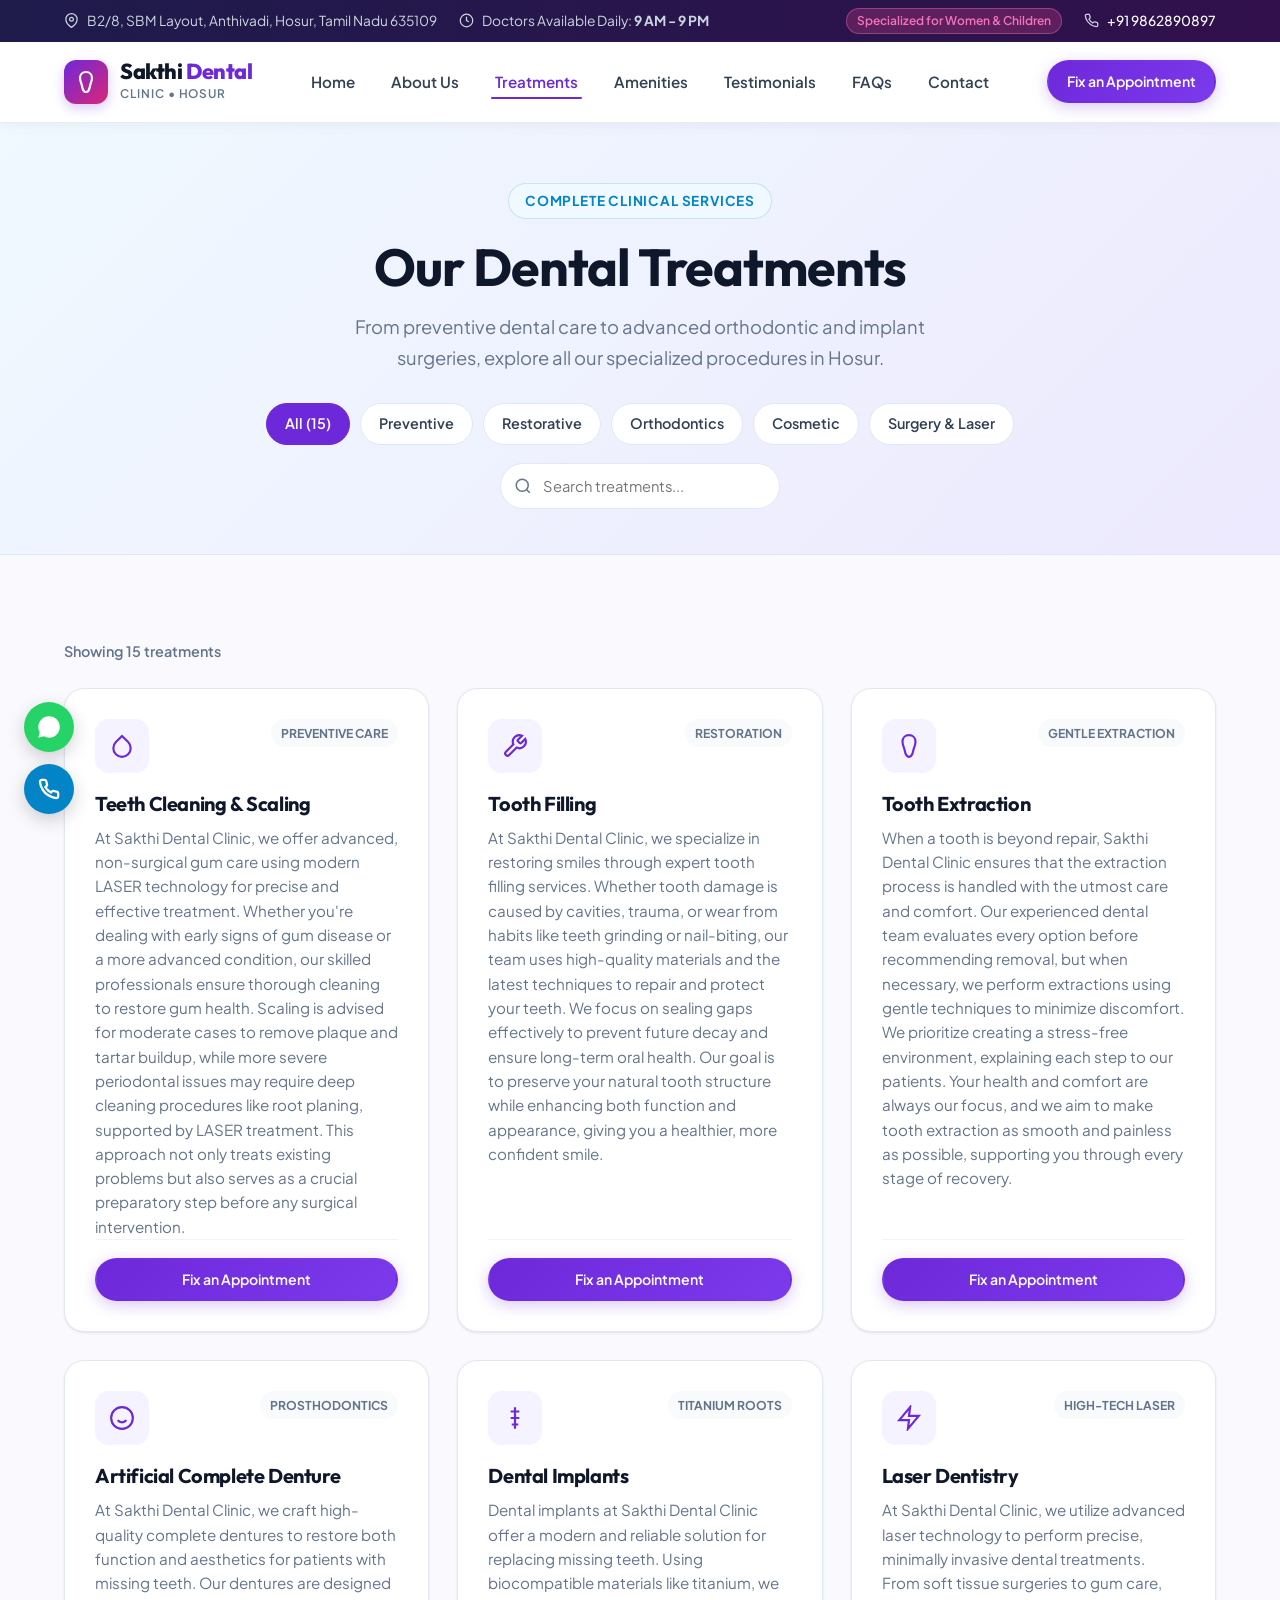
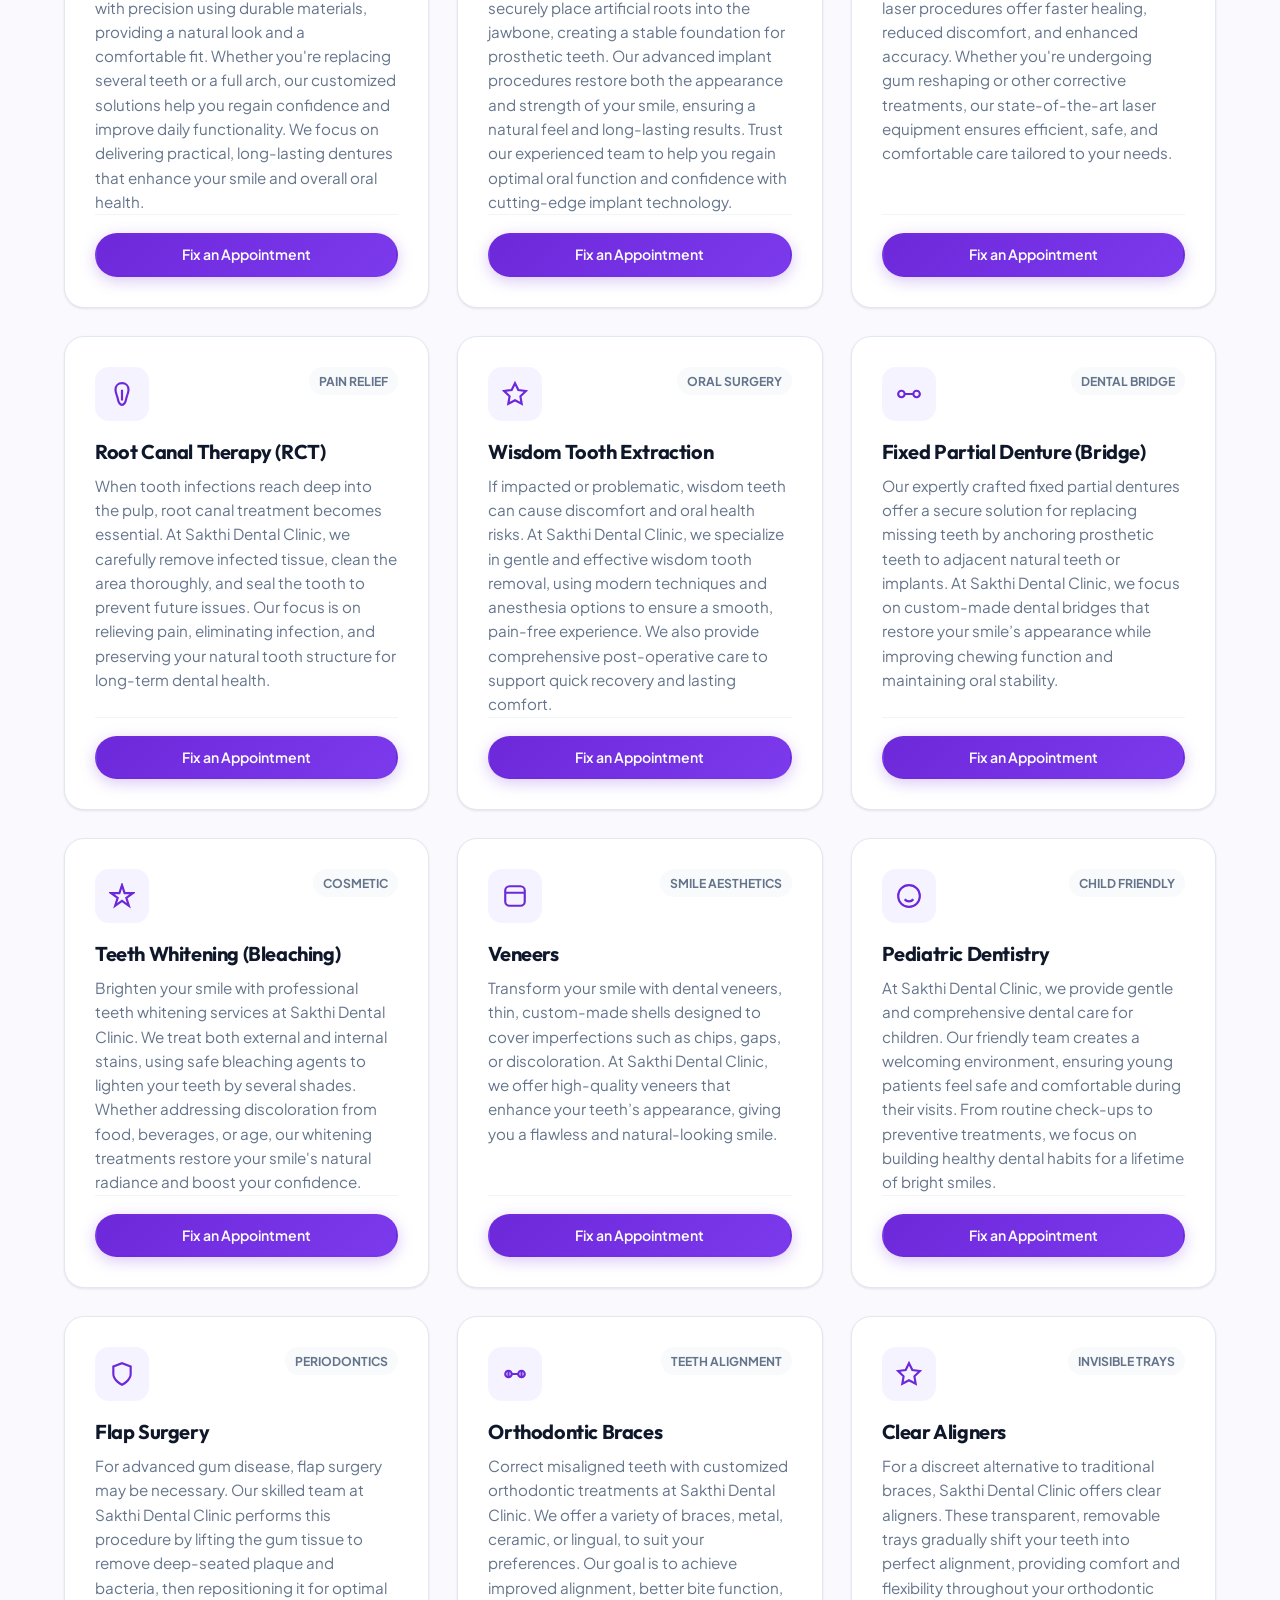
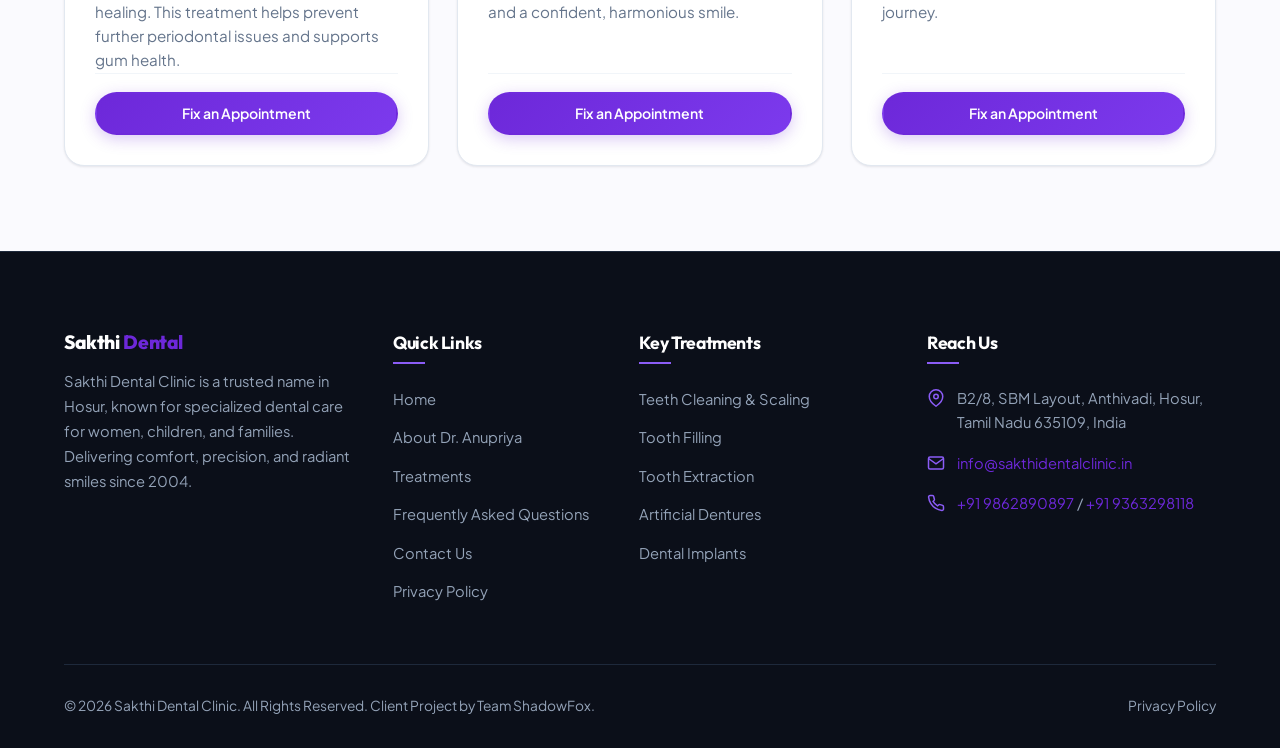
<file: treatments.html>
<!DOCTYPE html>
<html lang="en">
<head>
  <meta charset="UTF-8">
  <meta name="viewport" content="width=device-width, initial-scale=1.0">
  <meta name="description" content="Explore full dental treatments at Sakthi Dental Clinic Hosur: Cleaning, RCT, Implants, Braces, Aligners, Veneers, Pediatric Care, and Laser Dentistry.">
  <title>Dental Treatments & Procedures | Sakthi Dental Clinic Hosur</title>

  <link rel="preconnect" href="https://fonts.googleapis.com">
  <link rel="preconnect" href="https://fonts.gstatic.com" crossorigin>
  <link href="https://fonts.googleapis.com/css2?family=Outfit:wght@500;600;700;800&family=Plus+Jakarta+Sans:wght@400;500;600;700&display=swap" rel="stylesheet">

  <link rel="stylesheet" href="assets/css/style.css">
  <link rel="icon" type="image/svg+xml" href="data:image/svg+xml,<svg xmlns='http://www.w3.org/2000/svg' viewBox='0 0 24 24' fill='%236D28D9'><path d='M12 2C8.5 2 6 4.5 6 8c0 3 1.5 5.5 2 8 .5 2.5 1 6 4 6s3.5-3.5 4-6c.5-2.5 2-5 2-8 0-3.5-2.5-6-6-6z'/></svg>">
</head>
<body>

  <!-- Top Announcement Bar -->
  <aside class="topbar">
    <div class="container">
      <div class="topbar-content">
        <div class="topbar-left">
          <span class="topbar-item">
            <svg width="15" height="15" viewBox="0 0 24 24" fill="none" stroke="currentColor" stroke-width="2"><path d="M21 10c0 7-9 13-9 13s-9-6-9-13a9 9 0 0 1 18 0z"></path><circle cx="12" cy="10" r="3"></circle></svg>
            <span>B2/8, SBM Layout, Anthivadi, Hosur, Tamil Nadu 635109</span>
          </span>
          <span class="topbar-item">
            <svg width="15" height="15" viewBox="0 0 24 24" fill="none" stroke="currentColor" stroke-width="2"><circle cx="12" cy="12" r="10"></circle><polyline points="12 6 12 12 16 14"></polyline></svg>
            <span>Doctors Available Daily: <strong>9 AM - 9 PM</strong></span>
          </span>
        </div>
        <div class="topbar-right">
          <span class="topbar-badge">Specialized for Women & Children</span>
          <span class="topbar-item">
            <svg width="15" height="15" viewBox="0 0 24 24" fill="none" stroke="currentColor" stroke-width="2"><path d="M22 16.92v3a2 2 0 0 1-2.18 2 19.79 19.79 0 0 1-8.63-3.07 19.5 19.5 0 0 1-6-6 19.79 19.79 0 0 1-3.07-8.67A2 2 0 0 1 4.11 2h3a2 2 0 0 1 2 1.72 12.84 12.84 0 0 0 .7 2.81 2 2 0 0 1-.45 2.11L8.09 9.91a16 16 0 0 0 6 6l1.27-1.27a2 2 0 0 1 2.11-.45 12.84 12.84 0 0 0 2.81.7A2 2 0 0 1 22 16.92z"></path></svg>
            <a href="tel:+919862890897">+91 9862890897</a>
          </span>
        </div>
      </div>
    </div>
  </aside>

  <!-- Sticky Navbar -->
  <header class="navbar" role="banner">
    <div class="container">
      <div class="navbar-inner">
        <a href="index.html" class="brand-logo">
          <div class="brand-icon-wrap" aria-hidden="true">
            <svg viewBox="0 0 24 24" fill="none" stroke="currentColor" stroke-width="2.2">
              <path d="M12 2C8.5 2 6 4.5 6 8c0 3 1.5 5.5 2 8 .5 2.5 1 6 4 6s3.5-3.5 4-6c.5-2.5 2-5 2-8 0-3.5-2.5-6-6-6z"/>
            </svg>
          </div>
          <div class="brand-text">
            <span class="brand-name">Sakthi <span>Dental</span></span>
            <span class="brand-tagline">Clinic • Hosur</span>
          </div>
        </a>

        <nav role="navigation" aria-label="Primary navigation">
          <ul class="nav-links">
            <li><a href="index.html" class="nav-link">Home</a></li>
            <li><a href="about.html" class="nav-link">About Us</a></li>
            <li><a href="treatments.html" class="nav-link active">Treatments</a></li>
            <li><a href="index.html#amenities" class="nav-link">Amenities</a></li>
            <li><a href="index.html#testimonials" class="nav-link">Testimonials</a></li>
            <li><a href="faqs.html" class="nav-link">FAQs</a></li>
            <li><a href="contact.html" class="nav-link">Contact</a></li>
          </ul>
        </nav>

        <div class="nav-cta-wrap">
          <button type="button" class="btn btn-primary btn-sm" data-open-modal="appointment-modal">
            Fix an Appointment
          </button>
        </div>

        <button type="button" class="mobile-toggle" aria-label="Open navigation menu">
          <svg viewBox="0 0 24 24" fill="none" stroke="currentColor" stroke-width="2.2"><line x1="3" y1="12" x2="21" y2="12"></line><line x1="3" y1="6" x2="21" y2="6"></line><line x1="3" y1="18" x2="21" y2="18"></line></svg>
        </button>
      </div>
    </div>
  </header>

  <!-- Mobile Drawer -->
  <div class="mobile-drawer-backdrop" aria-hidden="true"></div>
  <aside class="mobile-drawer">
    <div>
      <div class="drawer-header">
        <a href="index.html" class="brand-logo">
          <span class="brand-name">Sakthi <span>Dental</span></span>
        </a>
        <button type="button" class="drawer-close" aria-label="Close menu">
          <svg width="20" height="20" viewBox="0 0 24 24" fill="none" stroke="currentColor" stroke-width="2.5"><line x1="18" y1="6" x2="6" y2="18"></line><line x1="6" y1="6" x2="18" y2="18"></line></svg>
        </button>
      </div>
      <ul class="drawer-links">
        <li><a href="index.html" class="drawer-link">Home <span>→</span></a></li>
        <li><a href="about.html" class="drawer-link">About Us <span>→</span></a></li>
        <li><a href="treatments.html" class="drawer-link active">Treatments <span>→</span></a></li>
        <li><a href="index.html#amenities" class="drawer-link">Clinic Facilities <span>→</span></a></li>
        <li><a href="index.html#testimonials" class="drawer-link">Testimonials <span>→</span></a></li>
        <li><a href="faqs.html" class="drawer-link">FAQs <span>→</span></a></li>
        <li><a href="contact.html" class="drawer-link">Contact Us <span>→</span></a></li>
        <li><a href="privacy-policy.html" class="drawer-link">Privacy Policy <span>→</span></a></li>
      </ul>
    </div>
    <div class="drawer-footer">
      <button type="button" class="btn btn-primary btn-block" data-open-modal="appointment-modal">
        Fix an Appointment
      </button>
    </div>
  </aside>

  <!-- Main Content -->
  <main id="main-content">

    <!-- Header Banner -->
    <section style="background: linear-gradient(135deg, #F0F9FF 0%, #EDE9FE 100%); padding: 60px 0 45px 0; border-bottom: 1px solid var(--border);">
      <div class="container text-center">
        <span class="section-badge blue">Complete Clinical Services</span>
        <h1 style="margin-bottom: 12px;">Our Dental Treatments</h1>
        <p style="font-size: 1.15rem; color: var(--muted); max-width: 650px; margin: 0 auto 30px auto;">
          From preventive dental care to advanced orthodontic and implant surgeries, explore all our specialized procedures in Hosur.
        </p>

        <!-- Search & Filter Controls -->
        <div class="treatments-toolbar" style="max-width: 900px; margin: 0 auto; justify-content: center;">
          <div class="filter-pills">
            <button type="button" class="filter-btn active" data-filter="all">All (15)</button>
            <button type="button" class="filter-btn" data-filter="preventive">Preventive</button>
            <button type="button" class="filter-btn" data-filter="restorative">Restorative</button>
            <button type="button" class="filter-btn" data-filter="orthodontics">Orthodontics</button>
            <button type="button" class="filter-btn" data-filter="cosmetic">Cosmetic</button>
            <button type="button" class="filter-btn" data-filter="surgery">Surgery & Laser</button>
          </div>

          <div class="search-box-wrap">
            <svg viewBox="0 0 24 24" fill="none" stroke="currentColor" stroke-width="2"><circle cx="11" cy="11" r="8"></circle><line x1="21" y1="21" x2="16.65" y2="16.65"></line></svg>
            <input type="text" id="treatment-search" placeholder="Search treatments..." aria-label="Search treatments">
          </div>
        </div>
      </div>
    </section>

    <!-- Treatments Grid (All 15 Detailed Treatments) -->
    <section class="section">
      <div class="container">
        <div id="treatment-count" style="font-size: 0.9rem; color: var(--muted); margin-bottom: 24px; font-weight: 600;">
          Showing 15 treatments
        </div>

        <div class="treatments-grid">

          <!-- 1. Teeth Cleaning & Scaling -->
          <article class="treatment-card" id="teeth-cleaning" data-category="preventive">
            <div>
              <div class="treatment-top">
                <div class="treatment-icon">
                  <svg width="26" height="26" viewBox="0 0 24 24" fill="none" stroke="currentColor" stroke-width="2"><path d="M12 2.69l5.66 5.66a8 8 0 1 1-11.31 0z"></path></svg>
                </div>
                <span class="treatment-badge">Preventive Care</span>
              </div>
              <h3>Teeth Cleaning & Scaling</h3>
              <p class="treatment-desc">
                At Sakthi Dental Clinic, we offer advanced, non-surgical gum care using modern LASER technology for precise and effective treatment. Whether you're dealing with early signs of gum disease or a more advanced condition, our skilled professionals ensure thorough cleaning to restore gum health. Scaling is advised for moderate cases to remove plaque and tartar buildup, while more severe periodontal issues may require deep cleaning procedures like root planing, supported by LASER treatment. This approach not only treats existing problems but also serves as a crucial preparatory step before any surgical intervention.
              </p>
            </div>
            <div class="treatment-footer">
              <button type="button" class="btn btn-primary btn-sm btn-block" data-open-modal="appointment-modal" data-treatment="Teeth Cleaning & Scaling">
                Fix an Appointment
              </button>
            </div>
          </article>

          <!-- 2. Tooth Filling -->
          <article class="treatment-card" id="tooth-filling" data-category="restorative">
            <div>
              <div class="treatment-top">
                <div class="treatment-icon">
                  <svg width="26" height="26" viewBox="0 0 24 24" fill="none" stroke="currentColor" stroke-width="2"><path d="M14.7 6.3a1 1 0 0 0 0 1.4l1.6 1.6a1 1 0 0 0 1.4 0l3.77-3.77a6 6 0 0 1-7.94 7.94l-6.91 6.91a2.12 2.12 0 0 1-3-3l6.91-6.91a6 6 0 0 1 7.94-7.94l-3.76 3.76z"></path></svg>
                </div>
                <span class="treatment-badge">Restoration</span>
              </div>
              <h3>Tooth Filling</h3>
              <p class="treatment-desc">
                At Sakthi Dental Clinic, we specialize in restoring smiles through expert tooth filling services. Whether tooth damage is caused by cavities, trauma, or wear from habits like teeth grinding or nail-biting, our team uses high-quality materials and the latest techniques to repair and protect your teeth. We focus on sealing gaps effectively to prevent future decay and ensure long-term oral health. Our goal is to preserve your natural tooth structure while enhancing both function and appearance, giving you a healthier, more confident smile.
              </p>
            </div>
            <div class="treatment-footer">
              <button type="button" class="btn btn-primary btn-sm btn-block" data-open-modal="appointment-modal" data-treatment="Tooth Filling">
                Fix an Appointment
              </button>
            </div>
          </article>

          <!-- 3. Tooth Extraction -->
          <article class="treatment-card" id="tooth-extraction" data-category="surgery">
            <div>
              <div class="treatment-top">
                <div class="treatment-icon">
                  <svg width="26" height="26" viewBox="0 0 24 24" fill="none" stroke="currentColor" stroke-width="2"><path d="M12 2C8.5 2 6 4.5 6 8c0 3 1.5 5.5 2 8 .5 2.5 1 6 4 6s3.5-3.5 4-6c.5-2.5 2-5 2-8 0-3.5-2.5-6-6-6z"/></svg>
                </div>
                <span class="treatment-badge">Gentle Extraction</span>
              </div>
              <h3>Tooth Extraction</h3>
              <p class="treatment-desc">
                When a tooth is beyond repair, Sakthi Dental Clinic ensures that the extraction process is handled with the utmost care and comfort. Our experienced dental team evaluates every option before recommending removal, but when necessary, we perform extractions using gentle techniques to minimize discomfort. We prioritize creating a stress-free environment, explaining each step to our patients. Your health and comfort are always our focus, and we aim to make tooth extraction as smooth and painless as possible, supporting you through every stage of recovery.
              </p>
            </div>
            <div class="treatment-footer">
              <button type="button" class="btn btn-primary btn-sm btn-block" data-open-modal="appointment-modal" data-treatment="Tooth Extraction">
                Fix an Appointment
              </button>
            </div>
          </article>

          <!-- 4. Artificial Complete Denture -->
          <article class="treatment-card" id="complete-denture" data-category="restorative">
            <div>
              <div class="treatment-top">
                <div class="treatment-icon">
                  <svg width="26" height="26" viewBox="0 0 24 24" fill="none" stroke="currentColor" stroke-width="2"><circle cx="12" cy="12" r="10"></circle><path d="M8 14s1.5 2 4 2 4-2 4-2"></path></svg>
                </div>
                <span class="treatment-badge">Prosthodontics</span>
              </div>
              <h3>Artificial Complete Denture</h3>
              <p class="treatment-desc">
                At Sakthi Dental Clinic, we craft high-quality complete dentures to restore both function and aesthetics for patients with missing teeth. Our dentures are designed with precision using durable materials, providing a natural look and a comfortable fit. Whether you're replacing several teeth or a full arch, our customized solutions help you regain confidence and improve daily functionality. We focus on delivering practical, long-lasting dentures that enhance your smile and overall oral health.
              </p>
            </div>
            <div class="treatment-footer">
              <button type="button" class="btn btn-primary btn-sm btn-block" data-open-modal="appointment-modal" data-treatment="Artificial Complete Denture">
                Fix an Appointment
              </button>
            </div>
          </article>

          <!-- 5. Dental Implants -->
          <article class="treatment-card" id="dental-implants" data-category="restorative">
            <div>
              <div class="treatment-top">
                <div class="treatment-icon">
                  <svg width="26" height="26" viewBox="0 0 24 24" fill="none" stroke="currentColor" stroke-width="2"><line x1="12" y1="2" x2="12" y2="22"></line><line x1="8" y1="6" x2="16" y2="6"></line><line x1="8" y1="12" x2="16" y2="12"></line><line x1="9" y1="18" x2="15" y2="18"></line></svg>
                </div>
                <span class="treatment-badge">Titanium Roots</span>
              </div>
              <h3>Dental Implants</h3>
              <p class="treatment-desc">
                Dental implants at Sakthi Dental Clinic offer a modern and reliable solution for replacing missing teeth. Using biocompatible materials like titanium, we securely place artificial roots into the jawbone, creating a stable foundation for prosthetic teeth. Our advanced implant procedures restore both the appearance and strength of your smile, ensuring a natural feel and long-lasting results. Trust our experienced team to help you regain optimal oral function and confidence with cutting-edge implant technology.
              </p>
            </div>
            <div class="treatment-footer">
              <button type="button" class="btn btn-primary btn-sm btn-block" data-open-modal="appointment-modal" data-treatment="Dental Implants">
                Fix an Appointment
              </button>
            </div>
          </article>

          <!-- 6. Laser Dentistry -->
          <article class="treatment-card" id="laser-dentistry" data-category="surgery">
            <div>
              <div class="treatment-top">
                <div class="treatment-icon">
                  <svg width="26" height="26" viewBox="0 0 24 24" fill="none" stroke="currentColor" stroke-width="2"><path d="M13 2L3 14h9l-1 8 10-12h-9l1-8z"></path></svg>
                </div>
                <span class="treatment-badge">High-Tech Laser</span>
              </div>
              <h3>Laser Dentistry</h3>
              <p class="treatment-desc">
                At Sakthi Dental Clinic, we utilize advanced laser technology to perform precise, minimally invasive dental treatments. From soft tissue surgeries to gum care, laser procedures offer faster healing, reduced discomfort, and enhanced accuracy. Whether you're undergoing gum reshaping or other corrective treatments, our state-of-the-art laser equipment ensures efficient, safe, and comfortable care tailored to your needs.
              </p>
            </div>
            <div class="treatment-footer">
              <button type="button" class="btn btn-primary btn-sm btn-block" data-open-modal="appointment-modal" data-treatment="Laser Dentistry">
                Fix an Appointment
              </button>
            </div>
          </article>

          <!-- 7. Root Canal Therapy -->
          <article class="treatment-card" id="root-canal" data-category="restorative">
            <div>
              <div class="treatment-top">
                <div class="treatment-icon">
                  <svg width="26" height="26" viewBox="0 0 24 24" fill="none" stroke="currentColor" stroke-width="2"><path d="M12 2C8.5 2 6 4.5 6 8c0 3 1.5 5.5 2 8 .5 2.5 1 6 4 6s3.5-3.5 4-6c.5-2.5 2-5 2-8 0-3.5-2.5-6-6-6z"/><line x1="12" y1="8" x2="12" y2="18"></line></svg>
                </div>
                <span class="treatment-badge">Pain Relief</span>
              </div>
              <h3>Root Canal Therapy (RCT)</h3>
              <p class="treatment-desc">
                When tooth infections reach deep into the pulp, root canal treatment becomes essential. At Sakthi Dental Clinic, we carefully remove infected tissue, clean the area thoroughly, and seal the tooth to prevent future issues. Our focus is on relieving pain, eliminating infection, and preserving your natural tooth structure for long-term dental health.
              </p>
            </div>
            <div class="treatment-footer">
              <button type="button" class="btn btn-primary btn-sm btn-block" data-open-modal="appointment-modal" data-treatment="Root Canal Therapy">
                Fix an Appointment
              </button>
            </div>
          </article>

          <!-- 8. Wisdom Tooth Extraction -->
          <article class="treatment-card" id="wisdom-tooth" data-category="surgery">
            <div>
              <div class="treatment-top">
                <div class="treatment-icon">
                  <svg width="26" height="26" viewBox="0 0 24 24" fill="none" stroke="currentColor" stroke-width="2"><polygon points="12 2 15.09 8.26 22 9.27 17 14.14 18.18 21.02 12 17.77 5.82 21.02 7 14.14 2 9.27 8.91 8.26 12 2"></polygon></svg>
                </div>
                <span class="treatment-badge">Oral Surgery</span>
              </div>
              <h3>Wisdom Tooth Extraction</h3>
              <p class="treatment-desc">
                If impacted or problematic, wisdom teeth can cause discomfort and oral health risks. At Sakthi Dental Clinic, we specialize in gentle and effective wisdom tooth removal, using modern techniques and anesthesia options to ensure a smooth, pain-free experience. We also provide comprehensive post-operative care to support quick recovery and lasting comfort.
              </p>
            </div>
            <div class="treatment-footer">
              <button type="button" class="btn btn-primary btn-sm btn-block" data-open-modal="appointment-modal" data-treatment="Wisdom Tooth Extraction">
                Fix an Appointment
              </button>
            </div>
          </article>

          <!-- 9. Fixed Partial Denture (Bridge) -->
          <article class="treatment-card" id="fixed-bridge" data-category="restorative">
            <div>
              <div class="treatment-top">
                <div class="treatment-icon">
                  <svg width="26" height="26" viewBox="0 0 24 24" fill="none" stroke="currentColor" stroke-width="2"><circle cx="5" cy="12" r="3"></circle><circle cx="19" cy="12" r="3"></circle><path d="M8 12h8"></path></svg>
                </div>
                <span class="treatment-badge">Dental Bridge</span>
              </div>
              <h3>Fixed Partial Denture (Bridge)</h3>
              <p class="treatment-desc">
                Our expertly crafted fixed partial dentures offer a secure solution for replacing missing teeth by anchoring prosthetic teeth to adjacent natural teeth or implants. At Sakthi Dental Clinic, we focus on custom-made dental bridges that restore your smile’s appearance while improving chewing function and maintaining oral stability.
              </p>
            </div>
            <div class="treatment-footer">
              <button type="button" class="btn btn-primary btn-sm btn-block" data-open-modal="appointment-modal" data-treatment="Fixed Partial Denture (Bridge)">
                Fix an Appointment
              </button>
            </div>
          </article>

          <!-- 10. Teeth Whitening (Bleaching) -->
          <article class="treatment-card" id="teeth-whitening" data-category="cosmetic">
            <div>
              <div class="treatment-top">
                <div class="treatment-icon">
                  <svg width="26" height="26" viewBox="0 0 24 24" fill="none" stroke="currentColor" stroke-width="2"><path d="M12 2l2.4 7.4H22l-6 4.4 2.3 7.2-6.3-4.6-6.3 4.6 2.3-7.2-6-4.4h7.6z"/></svg>
                </div>
                <span class="treatment-badge">Cosmetic</span>
              </div>
              <h3>Teeth Whitening (Bleaching)</h3>
              <p class="treatment-desc">
                Brighten your smile with professional teeth whitening services at Sakthi Dental Clinic. We treat both external and internal stains, using safe bleaching agents to lighten your teeth by several shades. Whether addressing discoloration from food, beverages, or age, our whitening treatments restore your smile's natural radiance and boost your confidence.
              </p>
            </div>
            <div class="treatment-footer">
              <button type="button" class="btn btn-primary btn-sm btn-block" data-open-modal="appointment-modal" data-treatment="Teeth Whitening (Bleaching)">
                Fix an Appointment
              </button>
            </div>
          </article>

          <!-- 11. Veneers -->
          <article class="treatment-card" id="veneers" data-category="cosmetic">
            <div>
              <div class="treatment-top">
                <div class="treatment-icon">
                  <svg width="26" height="26" viewBox="0 0 24 24" fill="none" stroke="currentColor" stroke-width="2"><rect x="3" y="3" width="18" height="18" rx="4"></rect><line x1="3" y1="9" x2="21" y2="9"></line></svg>
                </div>
                <span class="treatment-badge">Smile Aesthetics</span>
              </div>
              <h3>Veneers</h3>
              <p class="treatment-desc">
                Transform your smile with dental veneers, thin, custom-made shells designed to cover imperfections such as chips, gaps, or discoloration. At Sakthi Dental Clinic, we offer high-quality veneers that enhance your teeth’s appearance, giving you a flawless and natural-looking smile.
              </p>
            </div>
            <div class="treatment-footer">
              <button type="button" class="btn btn-primary btn-sm btn-block" data-open-modal="appointment-modal" data-treatment="Veneers">
                Fix an Appointment
              </button>
            </div>
          </article>

          <!-- 12. Pediatric Dentistry -->
          <article class="treatment-card" id="pediatric-dentistry" data-category="preventive">
            <div>
              <div class="treatment-top">
                <div class="treatment-icon">
                  <svg width="26" height="26" viewBox="0 0 24 24" fill="none" stroke="currentColor" stroke-width="2"><circle cx="12" cy="12" r="10"></circle><path d="M8 15s1.5 2 4 2 4-2 4-2"></path><line x1="9" y1="9" x2="9.01" y2="9"></line><line x1="15" y1="9" x2="15.01" y2="9"></line></svg>
                </div>
                <span class="treatment-badge">Child Friendly</span>
              </div>
              <h3>Pediatric Dentistry</h3>
              <p class="treatment-desc">
                At Sakthi Dental Clinic, we provide gentle and comprehensive dental care for children. Our friendly team creates a welcoming environment, ensuring young patients feel safe and comfortable during their visits. From routine check-ups to preventive treatments, we focus on building healthy dental habits for a lifetime of bright smiles.
              </p>
            </div>
            <div class="treatment-footer">
              <button type="button" class="btn btn-primary btn-sm btn-block" data-open-modal="appointment-modal" data-treatment="Pediatric Dentistry">
                Fix an Appointment
              </button>
            </div>
          </article>

          <!-- 13. Flap Surgery -->
          <article class="treatment-card" id="flap-surgery" data-category="surgery">
            <div>
              <div class="treatment-top">
                <div class="treatment-icon">
                  <svg width="26" height="26" viewBox="0 0 24 24" fill="none" stroke="currentColor" stroke-width="2"><path d="M12 22s8-4 8-10V5l-8-3-8 3v7c0 6 8 10 8 10z"/></svg>
                </div>
                <span class="treatment-badge">Periodontics</span>
              </div>
              <h3>Flap Surgery</h3>
              <p class="treatment-desc">
                For advanced gum disease, flap surgery may be necessary. Our skilled team at Sakthi Dental Clinic performs this procedure by lifting the gum tissue to remove deep-seated plaque and bacteria, then repositioning it for optimal healing. This treatment helps prevent further periodontal issues and supports gum health.
              </p>
            </div>
            <div class="treatment-footer">
              <button type="button" class="btn btn-primary btn-sm btn-block" data-open-modal="appointment-modal" data-treatment="Flap Surgery">
                Fix an Appointment
              </button>
            </div>
          </article>

          <!-- 14. Orthodontic Braces -->
          <article class="treatment-card" id="orthodontic-braces" data-category="orthodontics">
            <div>
              <div class="treatment-top">
                <div class="treatment-icon">
                  <svg width="26" height="26" viewBox="0 0 24 24" fill="none" stroke="currentColor" stroke-width="2"><circle cx="6" cy="12" r="3"></circle><circle cx="18" cy="12" r="3"></circle><line x1="9" y1="12" x2="15" y2="12"></line><line x1="6" y1="9" x2="6" y2="15"></line><line x1="18" y1="9" x2="18" y2="15"></line></svg>
                </div>
                <span class="treatment-badge">Teeth Alignment</span>
              </div>
              <h3>Orthodontic Braces</h3>
              <p class="treatment-desc">
                Correct misaligned teeth with customized orthodontic treatments at Sakthi Dental Clinic. We offer a variety of braces, metal, ceramic, or lingual, to suit your preferences. Our goal is to achieve improved alignment, better bite function, and a confident, harmonious smile.
              </p>
            </div>
            <div class="treatment-footer">
              <button type="button" class="btn btn-primary btn-sm btn-block" data-open-modal="appointment-modal" data-treatment="Orthodontic Braces">
                Fix an Appointment
              </button>
            </div>
          </article>

          <!-- 15. Clear Aligners -->
          <article class="treatment-card" id="clear-aligners" data-category="orthodontics">
            <div>
              <div class="treatment-top">
                <div class="treatment-icon">
                  <svg width="26" height="26" viewBox="0 0 24 24" fill="none" stroke="currentColor" stroke-width="2"><polygon points="12 2 15.09 8.26 22 9.27 17 14.14 18.18 21.02 12 17.77 5.82 21.02 7 14.14 2 9.27 8.91 8.26 12 2"></polygon></svg>
                </div>
                <span class="treatment-badge">Invisible Trays</span>
              </div>
              <h3>Clear Aligners</h3>
              <p class="treatment-desc">
                For a discreet alternative to traditional braces, Sakthi Dental Clinic offers clear aligners. These transparent, removable trays gradually shift your teeth into perfect alignment, providing comfort and flexibility throughout your orthodontic journey.
              </p>
            </div>
            <div class="treatment-footer">
              <button type="button" class="btn btn-primary btn-sm btn-block" data-open-modal="appointment-modal" data-treatment="Clear Aligners">
                Fix an Appointment
              </button>
            </div>
          </article>

        </div>
      </div>
    </section>

  </main>

  <!-- Interactive Appointment Booking Modal -->
  <div id="appointment-modal" class="modal-overlay" role="dialog" aria-modal="true" aria-labelledby="modal-title">
    <div class="modal-card">
      <div class="modal-header">
        <h3 id="modal-title">Fix an Appointment</h3>
        <button type="button" class="modal-close-btn" data-close-modal aria-label="Close modal">
          <svg width="20" height="20" viewBox="0 0 24 24" fill="none" stroke="currentColor" stroke-width="2.5"><line x1="18" y1="6" x2="6" y2="18"></line><line x1="6" y1="6" x2="18" y2="18"></line></svg>
        </button>
      </div>

      <div class="modal-body">
        <form id="appointment-form">
          <div class="form-row">
            <div class="form-group">
              <label for="appt-name" class="form-label">Full Name <span class="required">*</span></label>
              <input type="text" id="appt-name" class="form-control" placeholder="e.g. Priya Sundaram" required>
            </div>
            <div class="form-group">
              <label for="appt-phone" class="form-label">Phone Number <span class="required">*</span></label>
              <input type="tel" id="appt-phone" class="form-control" placeholder="e.g. 9862890897" required>
            </div>
          </div>

          <div class="form-row">
            <div class="form-group">
              <label for="appt-email" class="form-label">Email Address (Optional)</label>
              <input type="email" id="appt-email" class="form-control" placeholder="name@domain.com">
            </div>
            <div class="form-group">
              <label for="appt-treatment" class="form-label">Select Treatment <span class="required">*</span></label>
              <select id="appt-treatment" class="form-control" required>
                <option value="">-- Choose Dental Service --</option>
                <option value="Teeth Cleaning & Scaling">Teeth Cleaning & Scaling</option>
                <option value="Tooth Filling">Tooth Filling</option>
                <option value="Tooth Extraction">Tooth Extraction</option>
                <option value="Artificial Complete Denture">Artificial Complete Denture</option>
                <option value="Dental Implants">Dental Implants</option>
                <option value="Laser Dentistry">Laser Dentistry</option>
                <option value="Root Canal Therapy">Root Canal Therapy</option>
                <option value="Wisdom Tooth Extraction">Wisdom Tooth Extraction</option>
                <option value="Fixed Partial Denture (Bridge)">Fixed Partial Denture (Bridge)</option>
                <option value="Teeth Whitening (Bleaching)">Teeth Whitening (Bleaching)</option>
                <option value="Veneers">Veneers</option>
                <option value="Pediatric Dentistry">Pediatric Dentistry</option>
                <option value="Flap Surgery">Flap Surgery</option>
                <option value="Orthodontic Braces">Orthodontic Braces</option>
                <option value="Clear Aligners">Clear Aligners</option>
              </select>
            </div>
          </div>

          <div class="form-row">
            <div class="form-group">
              <label for="appt-doctor" class="form-label">Preferred Doctor</label>
              <select id="appt-doctor" class="form-control">
                <option value="Any Available Specialist">Any Available Specialist</option>
                <option value="Dr. Anupriya (Founder)">Dr. Anupriya (Founder)</option>
                <option value="Dr. Ananya Iyer (Prosthodontist)">Dr. Ananya Iyer (Prosthodontist)</option>
                <option value="Dr. Meera Subramanian (Endodontist)">Dr. Meera Subramanian (Endodontist)</option>
                <option value="Dr. Arvind Kumar (Dental Surgeon)">Dr. Arvind Kumar (Dental Surgeon)</option>
                <option value="Dr. Sneha N (Orthodontist)">Dr. Sneha N (Orthodontist)</option>
                <option value="Dr. Srinivas Rohit Ramanujam (Implantologist)">Dr. Srinivas Rohit Ramanujam (Implantologist)</option>
                <option value="Dr. Balu (Laser Surgeon)">Dr. Balu (Laser Surgeon)</option>
                <option value="Dr. Vikram Raj Kishore (Aligners Partner)">Dr. Vikram Raj Kishore (Aligners Partner)</option>
                <option value="Dr. Ajay Jumar (Oral & Maxillofacial Surgeon)">Dr. Ajay Jumar (Oral & Maxillofacial)</option>
              </select>
            </div>
            <div class="form-group">
              <label for="appt-date" class="form-label">Preferred Date <span class="required">*</span></label>
              <input type="date" id="appt-date" class="form-control" required>
            </div>
          </div>

          <div class="form-group">
            <label class="form-label">Preferred Time Slot</label>
            <input type="hidden" id="appt-slot" value="Morning (9:00 AM - 12:00 PM)">
            <div class="time-slots-group">
              <button type="button" class="time-slot-btn selected" data-slot="Morning (9:00 AM - 12:00 PM)">Morning (9AM-12PM)</button>
              <button type="button" class="time-slot-btn" data-slot="Afternoon (1:00 PM - 4:00 PM)">Afternoon (1PM-4PM)</button>
              <button type="button" class="time-slot-btn" data-slot="Evening (5:00 PM - 8:00 PM)">Evening (5PM-8PM)</button>
            </div>
          </div>

          <div style="margin-top: 24px;">
            <button type="submit" class="btn btn-primary btn-block">Confirm Appointment Request</button>
          </div>
        </form>
      </div>
    </div>
  </div>

  <!-- Floating Actions -->
  <aside class="floating-actions" aria-label="Quick Actions">
    <a href="https://wa.me/919862890897?text=Hello%20Sakthi%20Dental%20Clinic,%20I%20would%20like%20to%20inquire%20about%20an%20appointment." target="_blank" rel="noopener noreferrer" class="float-btn whatsapp" title="Chat on WhatsApp">
      <svg width="26" height="26" viewBox="0 0 24 24" fill="currentColor"><path d="M12.04 2c-5.46 0-9.91 4.45-9.91 9.91 0 1.75.46 3.45 1.32 4.95L2.05 22l5.25-1.38c1.45.79 3.08 1.21 4.74 1.21 5.46 0 9.91-4.45 9.91-9.91 0-2.65-1.03-5.14-2.9-7.01A9.816 9.816 0 0 0 12.04 2z"/></svg>
    </a>
    <a href="tel:+919862890897" class="float-btn call" title="Call Sakthi Dental Clinic">
      <svg width="22" height="22" viewBox="0 0 24 24" fill="none" stroke="currentColor" stroke-width="2.5"><path d="M22 16.92v3a2 2 0 0 1-2.18 2 19.79 19.79 0 0 1-8.63-3.07 19.5 19.5 0 0 1-6-6 19.79 19.79 0 0 1-3.07-8.67A2 2 0 0 1 4.11 2h3a2 2 0 0 1 2 1.72 12.84 12.84 0 0 0 .7 2.81 2 2 0 0 1-.45 2.11L8.09 9.91a16 16 0 0 0 6 6l1.27-1.27a2 2 0 0 1 2.11-.45 12.84 12.84 0 0 0 2.81.7A2 2 0 0 1 22 16.92z"></path></svg>
    </a>
    <button type="button" class="float-btn back-to-top" title="Back to Top">
      <svg width="20" height="20" viewBox="0 0 24 24" fill="none" stroke="currentColor" stroke-width="2.5"><line x1="12" y1="19" x2="12" y2="5"></line><polyline points="5 12 12 5 19 12"></polyline></svg>
    </button>
  </aside>

  <!-- Footer -->
  <footer class="footer">
    <div class="container">
      <div class="footer-grid">
        <div class="footer-col footer-about">
          <div class="brand-logo" style="margin-bottom: 16px;">
            <span class="brand-name" style="color:#FFFFFF; font-size:1.2rem;">Sakthi <span>Dental</span></span>
          </div>
          <p>
            Sakthi Dental Clinic is a trusted name in Hosur, known for specialized dental care for women, children, and families. Delivering comfort, precision, and radiant smiles since 2004.
          </p>
        </div>

        <div class="footer-col">
          <h4>Quick Links</h4>
          <ul class="footer-links">
            <li><a href="index.html">Home</a></li>
            <li><a href="about.html">About Dr. Anupriya</a></li>
            <li><a href="treatments.html">Treatments</a></li>
            <li><a href="faqs.html">Frequently Asked Questions</a></li>
            <li><a href="contact.html">Contact Us</a></li>
            <li><a href="privacy-policy.html">Privacy Policy</a></li>
          </ul>
        </div>

        <div class="footer-col">
          <h4>Key Treatments</h4>
          <ul class="footer-links">
            <li><a href="treatments.html#teeth-cleaning">Teeth Cleaning & Scaling</a></li>
            <li><a href="treatments.html#tooth-filling">Tooth Filling</a></li>
            <li><a href="treatments.html#tooth-extraction">Tooth Extraction</a></li>
            <li><a href="treatments.html#complete-denture">Artificial Dentures</a></li>
            <li><a href="treatments.html#dental-implants">Dental Implants</a></li>
          </ul>
        </div>

        <div class="footer-col">
          <h4>Reach Us</h4>
          <div class="footer-contact-item">
            <svg width="18" height="18" viewBox="0 0 24 24" fill="none" stroke="currentColor" stroke-width="2"><path d="M21 10c0 7-9 13-9 13s-9-6-9-13a9 9 0 0 1 18 0z"></path><circle cx="12" cy="10" r="3"></circle></svg>
            <span>B2/8, SBM Layout, Anthivadi, Hosur, Tamil Nadu 635109, India</span>
          </div>
          <div class="footer-contact-item">
            <svg width="18" height="18" viewBox="0 0 24 24" fill="none" stroke="currentColor" stroke-width="2"><path d="M4 4h16c1.1 0 2 .9 2 2v12c0 1.1-.9 2-2 2H4c-1.1 0-2-.9-2-2V6c0-1.1.9-2 2-2z"></path><polyline points="22,6 12,13 2,6"></polyline></svg>
            <a href="mailto:info@sakthidentalclinic.in">info@sakthidentalclinic.in</a>
          </div>
          <div class="footer-contact-item">
            <svg width="18" height="18" viewBox="0 0 24 24" fill="none" stroke="currentColor" stroke-width="2"><path d="M22 16.92v3a2 2 0 0 1-2.18 2 19.79 19.79 0 0 1-8.63-3.07 19.5 19.5 0 0 1-6-6 19.79 19.79 0 0 1-3.07-8.67A2 2 0 0 1 4.11 2h3a2 2 0 0 1 2 1.72 12.84 12.84 0 0 0 .7 2.81 2 2 0 0 1-.45 2.11L8.09 9.91a16 16 0 0 0 6 6l1.27-1.27a2 2 0 0 1 2.11-.45 12.84 12.84 0 0 0 2.81.7A2 2 0 0 1 22 16.92z"></path></svg>
            <div>
              <a href="tel:+919862890897">+91 9862890897</a> / <a href="tel:+919363298118">+91 9363298118</a>
            </div>
          </div>
        </div>
      </div>

      <div class="footer-bottom">
        <div>
          &copy; 2026 Sakthi Dental Clinic. All Rights Reserved. Client Project by Team ShadowFox.
        </div>
        <div>
          <a href="privacy-policy.html">Privacy Policy</a>
        </div>
      </div>
    </div>
  </footer>

  <script src="assets/js/main.js"></script>
</body>
</html>
</file>
<file: assets/css/style.css>
/* ==========================================================================
   Sakthi Dental Clinic - Main Stylesheet
   Client: Sakthi Dental Clinic (Hosur, Tamil Nadu)
   Design System: Soft Lavender, Calming Medical Blue, Gentle Rose & Slate
   Audience: Women, Children, Families, and Senior Citizens
   ========================================================================== */

:root {
  /* Brand Color Palette */
  --primary: #6D28D9;          /* Royal Lavender / Violet */
  --primary-hover: #5B21B6;
  --primary-light: #8B5CF6;
  --primary-subtle: #F5F3FF;
  --primary-glow: rgba(109, 40, 217, 0.15);

  --accent-blue: #0284C7;       /* Medical Dental Trust Blue */
  --accent-blue-hover: #0369A1;
  --accent-blue-subtle: #F0F9FF;

  --accent-pink: #DB2777;       /* Warm Rose Pink (Pediatric & Women Care) */
  --accent-pink-subtle: #FDF2F8;

  --success: #059669;
  --success-subtle: #ECFDF5;
  --warning: #D97706;
  --error: #DC2626;
  --error-subtle: #FEF2F2;

  /* Neutrals */
  --dark-900: #0F172A;         /* Primary Headings */
  --dark-800: #1E293B;
  --dark-700: #334155;         /* Body Text */
  --muted: #64748B;            /* Captions & Subtext */
  --border: #E2E8F0;           /* Subtle borders */
  --border-light: #F1F5F9;
  --surface: #FFFFFF;
  --surface-alt: #F8FAFC;
  --surface-tint: #FAFAFE;

  /* Typography */
  --font-main: 'Plus Jakarta Sans', system-ui, -apple-system, BlinkMacSystemFont, 'Segoe UI', Roboto, sans-serif;
  --font-display: 'Outfit', system-ui, -apple-system, sans-serif;

  /* Spacing & Borders */
  --radius-sm: 8px;
  --radius-md: 14px;
  --radius-lg: 20px;
  --radius-xl: 28px;
  --radius-full: 9999px;

  /* Shadows */
  --shadow-sm: 0 1px 3px rgba(15, 23, 42, 0.06), 0 1px 2px rgba(15, 23, 42, 0.04);
  --shadow-md: 0 4px 14px rgba(15, 23, 42, 0.08), 0 2px 6px rgba(15, 23, 42, 0.04);
  --shadow-lg: 0 12px 30px rgba(15, 23, 42, 0.10), 0 4px 10px rgba(15, 23, 42, 0.05);
  --shadow-hover: 0 18px 38px rgba(109, 40, 217, 0.14), 0 6px 14px rgba(15, 23, 42, 0.06);

  /* Transitions */
  --transition-fast: 0.2s cubic-bezier(0.4, 0, 0.2, 1);
  --transition-smooth: 0.3s cubic-bezier(0.4, 0, 0.2, 1);
  --transition-bounce: 0.4s cubic-bezier(0.175, 0.885, 0.32, 1.275);

  /* Layout */
  --container-max: 1200px;
  --header-height: 80px;
  --topbar-height: 40px;
}

/* Base Reset & Typography */
*, *::before, *::after {
  box-sizing: border-box;
  margin: 0;
  padding: 0;
}

html {
  scroll-behavior: smooth;
  font-size: 16px;
  -webkit-text-size-adjust: 100%;
}

body {
  font-family: var(--font-main);
  background-color: var(--surface-tint);
  color: var(--dark-700);
  line-height: 1.65;
  font-weight: 400;
  overflow-x: hidden;
  text-rendering: optimizeLegibility;
  -webkit-font-smoothing: antialiased;
}

h1, h2, h3, h4, h5, h6 {
  font-family: var(--font-display);
  color: var(--dark-900);
  line-height: 1.25;
  font-weight: 700;
  letter-spacing: -0.02em;
}

h1 { font-size: clamp(2rem, 4vw + 1rem, 3.25rem); }
h2 { font-size: clamp(1.75rem, 3vw + 0.5rem, 2.5rem); }
h3 { font-size: clamp(1.3rem, 2vw + 0.3rem, 1.75rem); }
h4 { font-size: 1.25rem; }

p {
  margin-bottom: 1rem;
  color: var(--dark-700);
}

p:last-child {
  margin-bottom: 0;
}

a {
  color: var(--primary);
  text-decoration: none;
  transition: var(--transition-fast);
}

a:hover {
  color: var(--primary-hover);
}

img {
  max-width: 100%;
  height: auto;
  display: block;
}

button, input, select, textarea {
  font: inherit;
}

/* Accessibility */
:focus-visible {
  outline: 3px solid var(--primary-light);
  outline-offset: 2px;
}

.skip-link {
  position: absolute;
  top: -60px;
  left: 20px;
  background: var(--primary);
  color: #fff;
  padding: 10px 18px;
  border-radius: var(--radius-sm);
  z-index: 9999;
  font-weight: 600;
  transition: top var(--transition-fast);
}
.skip-link:focus {
  top: 15px;
}

/* Layout Utilities */
.container {
  width: 100%;
  max-width: var(--container-max);
  margin-left: auto;
  margin-right: auto;
  padding-left: 24px;
  padding-right: 24px;
}

.section {
  padding: 85px 0;
  position: relative;
}

.section-alt {
  background-color: var(--surface);
}

.section-subtle {
  background-color: var(--primary-subtle);
}

.text-center { text-align: center; }
.text-left { text-align: left; }
.text-right { text-align: right; }

.section-header {
  max-width: 680px;
  margin: 0 auto 55px auto;
  text-align: center;
}

.section-badge {
  display: inline-flex;
  align-items: center;
  gap: 8px;
  background: var(--primary-subtle);
  color: var(--primary);
  padding: 6px 16px;
  border-radius: var(--radius-full);
  font-size: 0.85rem;
  font-weight: 700;
  text-transform: uppercase;
  letter-spacing: 0.06em;
  margin-bottom: 16px;
  border: 1px solid rgba(109, 40, 217, 0.15);
}

.section-badge.pink {
  background: var(--accent-pink-subtle);
  color: var(--accent-pink);
  border-color: rgba(219, 39, 119, 0.18);
}

.section-badge.blue {
  background: var(--accent-blue-subtle);
  color: var(--accent-blue);
  border-color: rgba(2, 132, 199, 0.18);
}

.section-title {
  margin-bottom: 16px;
  color: var(--dark-900);
}

.section-subtitle {
  color: var(--muted);
  font-size: 1.1rem;
  line-height: 1.7;
}

/* Buttons */
.btn {
  display: inline-flex;
  align-items: center;
  justify-content: center;
  gap: 10px;
  padding: 13px 28px;
  font-size: 0.98rem;
  font-weight: 600;
  border-radius: var(--radius-full);
  cursor: pointer;
  border: 2px solid transparent;
  transition: all var(--transition-smooth);
  text-decoration: none;
  white-space: nowrap;
}

.btn-primary {
  background: linear-gradient(135deg, var(--primary) 0%, #7C3AED 100%);
  color: #FFFFFF;
  box-shadow: 0 4px 15px rgba(109, 40, 217, 0.25);
}

.btn-primary:hover {
  background: linear-gradient(135deg, var(--primary-hover) 0%, #6D28D9 100%);
  color: #FFFFFF;
  box-shadow: 0 8px 24px rgba(109, 40, 217, 0.35);
  transform: translateY(-2px);
}

.btn-secondary {
  background: #FFFFFF;
  color: var(--primary);
  border-color: rgba(109, 40, 217, 0.2);
  box-shadow: var(--shadow-sm);
}

.btn-secondary:hover {
  background: var(--primary-subtle);
  border-color: var(--primary);
  color: var(--primary-hover);
  transform: translateY(-2px);
}

.btn-emergency {
  background: #FFF1F2;
  color: #E11D48;
  border-color: #FECDD3;
}

.btn-emergency:hover {
  background: #FFE4E6;
  color: #BE123C;
  transform: translateY(-2px);
}

.btn-sm {
  padding: 8px 18px;
  font-size: 0.88rem;
}

.btn-lg {
  padding: 16px 36px;
  font-size: 1.05rem;
}

.btn-block {
  width: 100%;
}

/* ==========================================================================
   Header & Top Announcement Bar
   ========================================================================== */
.topbar {
  background: linear-gradient(90deg, #1E1B4B 0%, #31104B 100%);
  color: #E2E8F0;
  font-size: 0.86rem;
  padding: 8px 0;
  position: relative;
  z-index: 1001;
}

.topbar-content {
  display: flex;
  justify-content: space-between;
  align-items: center;
  flex-wrap: wrap;
  gap: 12px;
}

.topbar-left, .topbar-right {
  display: flex;
  align-items: center;
  gap: 22px;
}

.topbar-item {
  display: inline-flex;
  align-items: center;
  gap: 8px;
  color: #CBD5E1;
}

.topbar-item a {
  color: #F8FAFC;
  font-weight: 500;
}

.topbar-item a:hover {
  color: #DDD6FE;
  text-decoration: underline;
}

.topbar-badge {
  background: rgba(236, 72, 153, 0.25);
  color: #F472B6;
  border: 1px solid rgba(244, 114, 182, 0.4);
  padding: 2px 10px;
  border-radius: var(--radius-full);
  font-size: 0.75rem;
  font-weight: 600;
}

/* Sticky Main Navigation */
.navbar {
  position: sticky;
  top: 0;
  width: 100%;
  background: rgba(255, 255, 255, 0.94);
  backdrop-filter: blur(14px);
  -webkit-backdrop-filter: blur(14px);
  box-shadow: 0 2px 14px rgba(15, 23, 42, 0.05);
  z-index: 1000;
  transition: all var(--transition-fast);
  border-bottom: 1px solid rgba(226, 232, 240, 0.8);
}

.navbar-inner {
  display: flex;
  align-items: center;
  justify-content: space-between;
  height: var(--header-height);
}

.brand-logo {
  display: flex;
  align-items: center;
  gap: 12px;
  text-decoration: none;
}

.brand-icon-wrap {
  width: 44px;
  height: 44px;
  background: linear-gradient(135deg, var(--primary) 0%, var(--accent-pink) 100%);
  border-radius: 12px;
  display: flex;
  align-items: center;
  justify-content: center;
  color: #fff;
  box-shadow: 0 4px 12px rgba(109, 40, 217, 0.25);
  flex-shrink: 0;
}

.brand-icon-wrap svg {
  width: 24px;
  height: 24px;
}

.brand-text {
  display: flex;
  flex-direction: column;
}

.brand-name {
  font-family: var(--font-display);
  font-size: 1.35rem;
  font-weight: 800;
  color: var(--dark-900);
  line-height: 1.1;
  letter-spacing: -0.02em;
}

.brand-name span {
  color: var(--primary);
}

.brand-tagline {
  font-size: 0.74rem;
  color: var(--muted);
  font-weight: 600;
  text-transform: uppercase;
  letter-spacing: 0.08em;
}

.nav-links {
  display: flex;
  align-items: center;
  gap: 28px;
  list-style: none;
}

.nav-link {
  font-size: 0.95rem;
  font-weight: 600;
  color: var(--dark-700);
  padding: 8px 4px;
  position: relative;
  transition: color var(--transition-fast);
}

.nav-link::after {
  content: '';
  position: absolute;
  bottom: 0;
  left: 0;
  width: 0%;
  height: 2px;
  background: var(--primary);
  border-radius: 2px;
  transition: width var(--transition-fast);
}

.nav-link:hover, .nav-link.active {
  color: var(--primary);
}

.nav-link:hover::after, .nav-link.active::after {
  width: 100%;
}

.nav-cta-wrap {
  display: flex;
  align-items: center;
  gap: 14px;
}

/* Mobile Hamburger Toggle */
.mobile-toggle {
  display: none;
  background: transparent;
  border: none;
  width: 42px;
  height: 42px;
  cursor: pointer;
  padding: 6px;
  border-radius: var(--radius-sm);
  color: var(--dark-800);
}

.mobile-toggle svg {
  width: 28px;
  height: 28px;
}

/* Mobile Offcanvas Drawer */
.mobile-drawer {
  position: fixed;
  top: 0;
  right: -100%;
  width: 85%;
  max-width: 360px;
  height: 100vh;
  background: var(--surface);
  box-shadow: -6px 0 25px rgba(0, 0, 0, 0.15);
  z-index: 1100;
  padding: 28px 24px;
  display: flex;
  flex-direction: column;
  justify-content: space-between;
  transition: right var(--transition-smooth);
  overflow-y: auto;
}

.mobile-drawer.open {
  right: 0;
}

.mobile-drawer-backdrop {
  position: fixed;
  inset: 0;
  background: rgba(15, 23, 42, 0.5);
  backdrop-filter: blur(4px);
  z-index: 1090;
  opacity: 0;
  pointer-events: none;
  transition: opacity var(--transition-fast);
}

.mobile-drawer-backdrop.open {
  opacity: 1;
  pointer-events: auto;
}

.drawer-header {
  display: flex;
  align-items: center;
  justify-content: space-between;
  padding-bottom: 20px;
  border-bottom: 1px solid var(--border);
}

.drawer-close {
  background: var(--surface-alt);
  border: none;
  width: 38px;
  height: 38px;
  border-radius: var(--radius-full);
  display: flex;
  align-items: center;
  justify-content: center;
  cursor: pointer;
  color: var(--dark-700);
}

.drawer-links {
  list-style: none;
  margin-top: 24px;
  display: flex;
  flex-direction: column;
  gap: 16px;
}

.drawer-link {
  font-size: 1.1rem;
  font-weight: 600;
  color: var(--dark-800);
  display: flex;
  align-items: center;
  justify-content: space-between;
  padding: 10px 0;
  border-bottom: 1px solid var(--border-light);
}

.drawer-link.active, .drawer-link:hover {
  color: var(--primary);
}

.drawer-footer {
  margin-top: 30px;
  padding-top: 20px;
  border-top: 1px solid var(--border);
}

/* ==========================================================================
   Hero Section
   ========================================================================== */
.hero-section {
  position: relative;
  padding: 80px 0 100px 0;
  background: radial-gradient(circle at 10% 20%, #F5F3FF 0%, #FFFFFF 60%, #F0F9FF 100%);
  overflow: hidden;
}

.hero-section::before {
  content: '';
  position: absolute;
  top: -150px;
  right: -100px;
  width: 450px;
  height: 450px;
  border-radius: 50%;
  background: radial-gradient(circle, rgba(236, 72, 153, 0.08) 0%, rgba(255, 255, 255, 0) 70%);
  z-index: 1;
}

.hero-grid {
  display: grid;
  grid-template-columns: 1.15fr 0.85fr;
  align-items: center;
  gap: 50px;
  position: relative;
  z-index: 2;
}

.hero-content {
  max-width: 620px;
}

.hero-badge-pill {
  display: inline-flex;
  align-items: center;
  gap: 10px;
  background: #FFFFFF;
  border: 1px solid rgba(109, 40, 217, 0.2);
  padding: 8px 18px;
  border-radius: var(--radius-full);
  margin-bottom: 22px;
  box-shadow: var(--shadow-sm);
  font-size: 0.88rem;
  font-weight: 600;
  color: var(--primary);
}

.hero-badge-pill svg {
  color: var(--accent-pink);
}

.hero-title {
  margin-bottom: 20px;
  color: var(--dark-900);
  line-height: 1.18;
}

.hero-title .gradient-text {
  background: linear-gradient(135deg, var(--primary) 0%, #C026D3 100%);
  -webkit-background-clip: text;
  -webkit-text-fill-color: transparent;
}

.hero-subtext {
  font-size: 1.18rem;
  color: var(--dark-700);
  margin-bottom: 34px;
  line-height: 1.7;
}

.hero-cta-group {
  display: flex;
  align-items: center;
  flex-wrap: wrap;
  gap: 16px;
  margin-bottom: 40px;
}

.hero-stats-row {
  display: grid;
  grid-template-columns: repeat(3, 1fr);
  gap: 20px;
  padding-top: 30px;
  border-top: 1px solid var(--border);
}

.stat-item {
  display: flex;
  flex-direction: column;
}

.stat-number {
  font-family: var(--font-display);
  font-size: 1.85rem;
  font-weight: 800;
  color: var(--primary);
  line-height: 1;
  margin-bottom: 4px;
}

.stat-label {
  font-size: 0.85rem;
  color: var(--muted);
  font-weight: 500;
}

/* Hero Media & Floating Badges */
.hero-media-wrap {
  position: relative;
}

.hero-image-frame {
  position: relative;
  border-radius: var(--radius-xl);
  overflow: hidden;
  box-shadow: 0 20px 45px rgba(109, 40, 217, 0.16);
  border: 8px solid #FFFFFF;
}

.hero-image-frame img {
  width: 100%;
  height: 480px;
  object-fit: cover;
  transition: transform 0.6s ease;
}

.hero-image-frame:hover img {
  transform: scale(1.03);
}

.floating-card {
  position: absolute;
  background: rgba(255, 255, 255, 0.95);
  backdrop-filter: blur(10px);
  padding: 14px 20px;
  border-radius: var(--radius-md);
  box-shadow: var(--shadow-lg);
  border: 1px solid rgba(226, 232, 240, 0.9);
  display: flex;
  align-items: center;
  gap: 14px;
  z-index: 3;
  animation: float 4s ease-in-out infinite;
}

.floating-card.card-top {
  top: 30px;
  left: -25px;
}

.floating-card.card-bottom {
  bottom: 25px;
  right: -20px;
  animation-delay: 2s;
}

@keyframes float {
  0%, 100% { transform: translateY(0); }
  50% { transform: translateY(-8px); }
}

.floating-icon {
  width: 42px;
  height: 42px;
  border-radius: 10px;
  display: flex;
  align-items: center;
  justify-content: center;
  flex-shrink: 0;
}

.floating-icon.purple { background: var(--primary-subtle); color: var(--primary); }
.floating-icon.green { background: var(--success-subtle); color: var(--success); }

.floating-text h5 {
  font-size: 0.92rem;
  font-weight: 700;
  margin-bottom: 2px;
}

.floating-text p {
  font-size: 0.78rem;
  color: var(--muted);
}

/* ==========================================================================
   Assurance Banner (Welcome Message)
   ========================================================================== */
.assurance-banner {
  background: linear-gradient(135deg, #FDF4FF 0%, #EDE9FE 50%, #E0F2FE 100%);
  border-radius: var(--radius-xl);
  padding: 44px 50px;
  position: relative;
  overflow: hidden;
  box-shadow: var(--shadow-md);
  border: 1px solid rgba(139, 92, 246, 0.2);
  margin-top: -30px;
  margin-bottom: 40px;
  z-index: 10;
}

.assurance-content {
  display: flex;
  align-items: center;
  justify-content: space-between;
  gap: 30px;
  flex-wrap: wrap;
}

.assurance-text-col {
  max-width: 650px;
}

.assurance-tag {
  display: inline-flex;
  align-items: center;
  gap: 8px;
  color: var(--primary);
  font-weight: 700;
  font-size: 0.88rem;
  text-transform: uppercase;
  letter-spacing: 0.05em;
  margin-bottom: 8px;
}

.assurance-headline {
  font-size: clamp(1.5rem, 2.5vw, 2.1rem);
  font-weight: 800;
  color: var(--dark-900);
  margin-bottom: 8px;
}

.assurance-subtext {
  font-size: 1.12rem;
  color: var(--dark-700);
  margin: 0;
}

/* ==========================================================================
   Why Choose Sakthi Dental Clinic?
   ========================================================================== */
.features-grid {
  display: grid;
  grid-template-columns: repeat(auto-fit, minmax(260px, 1fr));
  gap: 28px;
}

.feature-card {
  background: var(--surface);
  border: 1px solid var(--border);
  border-radius: var(--radius-lg);
  padding: 34px 28px;
  transition: all var(--transition-smooth);
  position: relative;
  display: flex;
  flex-direction: column;
}

.feature-card:hover {
  transform: translateY(-6px);
  box-shadow: var(--shadow-hover);
  border-color: rgba(109, 40, 217, 0.3);
}

.feature-icon-box {
  width: 60px;
  height: 60px;
  border-radius: var(--radius-md);
  display: flex;
  align-items: center;
  justify-content: center;
  margin-bottom: 22px;
  transition: transform var(--transition-fast);
}

.feature-card:hover .feature-icon-box {
  transform: scale(1.08);
}

.feature-icon-box.purple { background: var(--primary-subtle); color: var(--primary); }
.feature-icon-box.blue { background: var(--accent-blue-subtle); color: var(--accent-blue); }
.feature-icon-box.pink { background: var(--accent-pink-subtle); color: var(--accent-pink); }
.feature-icon-box.green { background: var(--success-subtle); color: var(--success); }

.feature-card h3 {
  font-size: 1.25rem;
  margin-bottom: 12px;
  color: var(--dark-900);
}

.feature-card p {
  color: var(--muted);
  font-size: 0.95rem;
  line-height: 1.6;
}

/* ==========================================================================
   Core Treatments & Services
   ========================================================================== */
.treatments-grid {
  display: grid;
  grid-template-columns: repeat(auto-fit, minmax(320px, 1fr));
  gap: 28px;
}

.treatment-card {
  background: var(--surface);
  border-radius: var(--radius-lg);
  border: 1px solid var(--border);
  padding: 30px;
  transition: all var(--transition-smooth);
  display: flex;
  flex-direction: column;
  justify-content: space-between;
  box-shadow: var(--shadow-sm);
  position: relative;
  overflow: hidden;
}

.treatment-card::before {
  content: '';
  position: absolute;
  top: 0;
  left: 0;
  width: 100%;
  height: 4px;
  background: linear-gradient(90deg, var(--primary) 0%, var(--accent-pink) 100%);
  opacity: 0;
  transition: opacity var(--transition-fast);
}

.treatment-card:hover {
  transform: translateY(-6px);
  box-shadow: var(--shadow-hover);
  border-color: rgba(109, 40, 217, 0.3);
}

.treatment-card:hover::before {
  opacity: 1;
}

.treatment-top {
  display: flex;
  align-items: flex-start;
  justify-content: space-between;
  margin-bottom: 18px;
}

.treatment-icon {
  width: 54px;
  height: 54px;
  border-radius: var(--radius-md);
  background: var(--primary-subtle);
  color: var(--primary);
  display: flex;
  align-items: center;
  justify-content: center;
}

.treatment-badge {
  font-size: 0.76rem;
  font-weight: 700;
  text-transform: uppercase;
  padding: 4px 10px;
  border-radius: var(--radius-full);
  background: var(--surface-alt);
  color: var(--muted);
}

.treatment-card h3 {
  font-size: 1.25rem;
  margin-bottom: 10px;
}

.treatment-desc {
  color: var(--muted);
  font-size: 0.95rem;
  line-height: 1.6;
  margin-bottom: 22px;
}

.treatment-footer {
  display: flex;
  align-items: center;
  justify-content: space-between;
  padding-top: 18px;
  border-top: 1px solid var(--border-light);
}

.treatment-btn-link {
  font-size: 0.9rem;
  font-weight: 700;
  color: var(--primary);
  display: inline-flex;
  align-items: center;
  gap: 6px;
  background: none;
  border: none;
  cursor: pointer;
  padding: 0;
}

.treatment-btn-link:hover {
  color: var(--primary-hover);
  gap: 9px;
}

/* ==========================================================================
   Clinic Highlights / Facilities & Amenities
   ========================================================================== */
.amenities-section {
  position: relative;
  background: #FFFFFF;
}

.amenities-grid {
  display: grid;
  grid-template-columns: repeat(auto-fit, minmax(200px, 1fr));
  gap: 22px;
}

.amenity-card {
  background: var(--surface-alt);
  border: 1px solid var(--border);
  border-radius: var(--radius-lg);
  padding: 26px 20px;
  text-align: center;
  transition: all var(--transition-smooth);
  display: flex;
  flex-direction: column;
  align-items: center;
}

.amenity-card:hover {
  background: #FFFFFF;
  border-color: var(--primary);
  box-shadow: var(--shadow-md);
  transform: translateY(-4px);
}

.amenity-icon-circle {
  width: 58px;
  height: 58px;
  border-radius: 50%;
  background: var(--primary-subtle);
  color: var(--primary);
  display: flex;
  align-items: center;
  justify-content: center;
  margin-bottom: 16px;
  box-shadow: 0 4px 10px rgba(109, 40, 217, 0.1);
}

.amenity-card h4 {
  font-size: 1.05rem;
  font-weight: 700;
  margin-bottom: 6px;
  color: var(--dark-900);
}

.amenity-card p {
  font-size: 0.86rem;
  color: var(--muted);
}

/* ==========================================================================
   Testimonials Section
   ========================================================================== */
.testimonials-grid {
  display: grid;
  grid-template-columns: repeat(auto-fit, minmax(320px, 1fr));
  gap: 28px;
}

.testimonial-card {
  background: var(--surface);
  border-radius: var(--radius-lg);
  padding: 34px;
  border: 1px solid var(--border);
  box-shadow: var(--shadow-sm);
  display: flex;
  flex-direction: column;
  justify-content: space-between;
  transition: all var(--transition-smooth);
}

.testimonial-card:hover {
  transform: translateY(-5px);
  box-shadow: var(--shadow-hover);
  border-color: rgba(109, 40, 217, 0.3);
}

.stars-row {
  display: flex;
  gap: 4px;
  color: #F59E0B;
  margin-bottom: 18px;
}

.testimonial-quote {
  font-size: 1.02rem;
  line-height: 1.7;
  color: var(--dark-800);
  font-style: italic;
  margin-bottom: 24px;
  position: relative;
}

.testimonial-author {
  display: flex;
  align-items: center;
  gap: 14px;
  padding-top: 18px;
  border-top: 1px solid var(--border-light);
}

.author-avatar {
  width: 50px;
  height: 50px;
  border-radius: 50%;
  object-fit: cover;
  border: 2px solid var(--primary-light);
}

.author-info h4 {
  font-size: 1rem;
  font-weight: 700;
  margin-bottom: 2px;
}

.author-info p {
  font-size: 0.82rem;
  color: var(--muted);
}

/* ==========================================================================
   Doctors Team Grid (About Us Page & Home Preview)
   ========================================================================== */
.doctors-grid {
  display: grid;
  grid-template-columns: repeat(auto-fill, minmax(270px, 1fr));
  gap: 28px;
}

.doctor-card {
  background: var(--surface);
  border-radius: var(--radius-lg);
  overflow: hidden;
  border: 1px solid var(--border);
  box-shadow: var(--shadow-sm);
  transition: all var(--transition-smooth);
  display: flex;
  flex-direction: column;
}

.doctor-card:hover {
  transform: translateY(-6px);
  box-shadow: var(--shadow-hover);
  border-color: rgba(109, 40, 217, 0.3);
}

.doctor-image-wrap {
  position: relative;
  height: 280px;
  overflow: hidden;
  background: var(--primary-subtle);
}

.doctor-image-wrap img {
  width: 100%;
  height: 100%;
  object-fit: cover;
  transition: transform 0.5s ease;
}

.doctor-card:hover .doctor-image-wrap img {
  transform: scale(1.05);
}

.doctor-badge-tag {
  position: absolute;
  bottom: 12px;
  left: 12px;
  background: rgba(15, 23, 42, 0.85);
  backdrop-filter: blur(6px);
  color: #FFFFFF;
  padding: 4px 12px;
  border-radius: var(--radius-full);
  font-size: 0.75rem;
  font-weight: 600;
}

.doctor-details {
  padding: 22px;
  flex-grow: 1;
  display: flex;
  flex-direction: column;
  justify-content: space-between;
}

.doctor-name {
  font-size: 1.2rem;
  font-weight: 700;
  margin-bottom: 4px;
  color: var(--dark-900);
}

.doctor-specialty {
  color: var(--primary);
  font-size: 0.9rem;
  font-weight: 600;
  margin-bottom: 14px;
}

.doctor-experience {
  font-size: 0.84rem;
  color: var(--muted);
  margin-bottom: 18px;
}

/* ==========================================================================
   Treatments Filter & Full Catalog
   ========================================================================== */
.treatments-toolbar {
  display: flex;
  flex-wrap: wrap;
  align-items: center;
  justify-content: space-between;
  gap: 18px;
  margin-bottom: 40px;
}

.filter-pills {
  display: flex;
  flex-wrap: wrap;
  gap: 10px;
}

.filter-btn {
  padding: 8px 18px;
  font-size: 0.9rem;
  font-weight: 600;
  border-radius: var(--radius-full);
  background: var(--surface);
  border: 1px solid var(--border);
  color: var(--dark-700);
  cursor: pointer;
  transition: all var(--transition-fast);
}

.filter-btn:hover, .filter-btn.active {
  background: var(--primary);
  color: #FFFFFF;
  border-color: var(--primary);
}

.search-box-wrap {
  position: relative;
  min-width: 280px;
}

.search-box-wrap input {
  width: 100%;
  padding: 10px 16px 10px 42px;
  border-radius: var(--radius-full);
  border: 1px solid var(--border);
  background: var(--surface);
  font-size: 0.92rem;
  outline: none;
  transition: border-color var(--transition-fast);
}

.search-box-wrap input:focus {
  border-color: var(--primary);
  box-shadow: 0 0 0 3px var(--primary-glow);
}

.search-box-wrap svg {
  position: absolute;
  left: 14px;
  top: 50%;
  transform: translateY(-50%);
  color: var(--muted);
  width: 18px;
  height: 18px;
}

/* ==========================================================================
   FAQ Accordion
   ========================================================================== */
.faq-container {
  max-width: 820px;
  margin: 0 auto;
}

.faq-item {
  background: var(--surface);
  border: 1px solid var(--border);
  border-radius: var(--radius-md);
  margin-bottom: 14px;
  overflow: hidden;
  transition: border-color var(--transition-fast);
}

.faq-item.active {
  border-color: var(--primary-light);
  box-shadow: var(--shadow-sm);
}

.faq-header {
  width: 100%;
  text-align: left;
  background: none;
  border: none;
  padding: 20px 24px;
  display: flex;
  align-items: center;
  justify-content: space-between;
  gap: 16px;
  cursor: pointer;
  font-family: var(--font-display);
  font-size: 1.05rem;
  font-weight: 700;
  color: var(--dark-900);
  transition: color var(--transition-fast);
}

.faq-header:hover {
  color: var(--primary);
}

.faq-icon {
  width: 24px;
  height: 24px;
  border-radius: 50%;
  background: var(--surface-alt);
  color: var(--primary);
  display: flex;
  align-items: center;
  justify-content: center;
  flex-shrink: 0;
  transition: transform var(--transition-fast);
}

.faq-item.active .faq-icon {
  transform: rotate(180deg);
  background: var(--primary-subtle);
}

.faq-body {
  max-height: 0;
  overflow: hidden;
  transition: max-height 0.35s ease-out, padding 0.35s ease;
  padding: 0 24px;
}

.faq-item.active .faq-body {
  padding: 0 24px 22px 24px;
  max-height: 400px;
}

.faq-body p {
  color: var(--dark-700);
  font-size: 0.96rem;
  line-height: 1.7;
}

/* ==========================================================================
   Contact Page & Form Layout
   ========================================================================== */
.contact-grid {
  display: grid;
  grid-template-columns: 1.15fr 0.85fr;
  gap: 40px;
  align-items: start;
}

.contact-card-box {
  background: var(--surface);
  border-radius: var(--radius-xl);
  padding: 40px;
  border: 1px solid var(--border);
  box-shadow: var(--shadow-md);
}

.form-group {
  margin-bottom: 20px;
}

.form-label {
  display: block;
  font-size: 0.9rem;
  font-weight: 600;
  color: var(--dark-900);
  margin-bottom: 8px;
}

.form-label .required {
  color: var(--error);
}

.form-control {
  width: 100%;
  padding: 12px 18px;
  border-radius: var(--radius-sm);
  border: 1px solid var(--border);
  background: var(--surface-alt);
  font-size: 0.95rem;
  color: var(--dark-900);
  transition: all var(--transition-fast);
}

.form-control:focus {
  background: #FFFFFF;
  border-color: var(--primary);
  outline: none;
  box-shadow: 0 0 0 3px var(--primary-glow);
}

.form-control.is-invalid {
  border-color: var(--error);
  background: #FEF2F2;
}

.error-feedback {
  display: none;
  font-size: 0.8rem;
  color: var(--error);
  margin-top: 5px;
}

.form-control.is-invalid + .error-feedback {
  display: block;
}

textarea.form-control {
  resize: vertical;
  min-height: 120px;
}

/* Contact Info Sidebar */
.contact-info-panel {
  background: linear-gradient(135deg, #FAF5FF 0%, #F5F3FF 100%);
  border-radius: var(--radius-xl);
  padding: 38px;
  border: 1px solid rgba(109, 40, 217, 0.15);
  box-shadow: var(--shadow-md);
}

.contact-item-row {
  display: flex;
  align-items: flex-start;
  gap: 16px;
  margin-bottom: 26px;
}

.contact-item-row:last-child {
  margin-bottom: 0;
}

.contact-icon-wrap {
  width: 46px;
  height: 46px;
  border-radius: 12px;
  background: var(--surface);
  color: var(--primary);
  display: flex;
  align-items: center;
  justify-content: center;
  flex-shrink: 0;
  box-shadow: var(--shadow-sm);
}

.contact-detail h5 {
  font-size: 0.85rem;
  font-weight: 700;
  text-transform: uppercase;
  letter-spacing: 0.05em;
  color: var(--muted);
  margin-bottom: 4px;
}

.contact-detail p, .contact-detail a {
  font-size: 1rem;
  font-weight: 500;
  color: var(--dark-800);
}

.contact-detail a:hover {
  color: var(--primary);
}

.contact-detail .bold-timings {
  font-weight: 700;
  color: var(--primary);
}

.map-embed-frame {
  margin-top: 26px;
  border-radius: var(--radius-md);
  overflow: hidden;
  border: 1px solid var(--border);
  box-shadow: var(--shadow-sm);
}

.map-embed-frame iframe {
  width: 100%;
  height: 220px;
  border: 0;
  display: block;
}

/* ==========================================================================
   Appointment Booking Modal
   ========================================================================== */
.modal-overlay {
  position: fixed;
  inset: 0;
  background: rgba(15, 23, 42, 0.65);
  backdrop-filter: blur(6px);
  z-index: 2000;
  display: flex;
  align-items: center;
  justify-content: center;
  padding: 20px;
  opacity: 0;
  pointer-events: none;
  transition: opacity var(--transition-fast);
}

.modal-overlay.open {
  opacity: 1;
  pointer-events: auto;
}

.modal-card {
  background: var(--surface);
  width: 100%;
  max-width: 620px;
  border-radius: var(--radius-xl);
  box-shadow: 0 25px 50px rgba(0, 0, 0, 0.25);
  overflow: hidden;
  transform: translateY(20px) scale(0.97);
  transition: transform var(--transition-bounce);
  max-height: 90vh;
  display: flex;
  flex-direction: column;
}

.modal-overlay.open .modal-card {
  transform: translateY(0) scale(1);
}

.modal-header {
  padding: 24px 28px;
  border-bottom: 1px solid var(--border);
  display: flex;
  align-items: center;
  justify-content: space-between;
  background: linear-gradient(135deg, var(--primary-subtle) 0%, #FFFFFF 100%);
}

.modal-header h3 {
  font-size: 1.35rem;
  color: var(--dark-900);
}

.modal-close-btn {
  background: none;
  border: none;
  cursor: pointer;
  color: var(--muted);
  width: 36px;
  height: 36px;
  display: flex;
  align-items: center;
  justify-content: center;
  border-radius: 50%;
  transition: background var(--transition-fast);
}

.modal-close-btn:hover {
  background: var(--surface-alt);
  color: var(--dark-900);
}

.modal-body {
  padding: 28px;
  overflow-y: auto;
}

.form-row {
  display: grid;
  grid-template-columns: 1fr 1fr;
  gap: 16px;
}

/* Time slot pills */
.time-slots-group {
  display: grid;
  grid-template-columns: repeat(3, 1fr);
  gap: 10px;
  margin-top: 6px;
}

.time-slot-btn {
  background: var(--surface-alt);
  border: 1px solid var(--border);
  border-radius: var(--radius-sm);
  padding: 10px 8px;
  text-align: center;
  font-size: 0.85rem;
  font-weight: 600;
  cursor: pointer;
  transition: all var(--transition-fast);
}

.time-slot-btn.selected, .time-slot-btn:hover {
  background: var(--primary);
  color: #fff;
  border-color: var(--primary);
}

/* ==========================================================================
   Toast Notifications
   ========================================================================== */
.toast-container {
  position: fixed;
  bottom: 24px;
  right: 24px;
  z-index: 3000;
  display: flex;
  flex-direction: column;
  gap: 10px;
}

.toast {
  background: #FFFFFF;
  border-radius: var(--radius-md);
  padding: 14px 20px;
  box-shadow: 0 10px 30px rgba(0, 0, 0, 0.15);
  display: flex;
  align-items: center;
  gap: 12px;
  min-width: 300px;
  max-width: 420px;
  border-left: 4px solid var(--primary);
  animation: slideInRight 0.3s ease forwards;
}

.toast.success { border-left-color: var(--success); }
.toast.error { border-left-color: var(--error); }

@keyframes slideInRight {
  from { transform: translateX(100%); opacity: 0; }
  to { transform: translateX(0); opacity: 1; }
}

/* ==========================================================================
   Floating Action Buttons (Quick Call & WhatsApp)
   ========================================================================== */
.floating-actions {
  position: fixed;
  bottom: 24px;
  left: 24px;
  z-index: 990;
  display: flex;
  flex-direction: column;
  gap: 12px;
}

.float-btn {
  width: 50px;
  height: 50px;
  border-radius: 50%;
  display: flex;
  align-items: center;
  justify-content: center;
  color: #FFFFFF;
  box-shadow: 0 6px 18px rgba(0, 0, 0, 0.18);
  transition: all var(--transition-fast);
  text-decoration: none;
}

.float-btn.whatsapp { background: #25D366; }
.float-btn.call { background: var(--accent-blue); }
.float-btn.back-to-top {
  background: var(--dark-800);
  opacity: 0;
  pointer-events: none;
}
.float-btn.back-to-top.visible {
  opacity: 1;
  pointer-events: auto;
}

.float-btn:hover {
  transform: scale(1.1);
  color: #FFFFFF;
}

/* ==========================================================================
   Footer
   ========================================================================== */
.footer {
  background: #0B0F19;
  color: #94A3B8;
  padding: 80px 0 30px 0;
  border-top: 1px solid #1E293B;
}

.footer-grid {
  display: grid;
  grid-template-columns: 1.4fr 1fr 1.2fr 1.4fr;
  gap: 40px;
  margin-bottom: 60px;
}

.footer-col h4 {
  color: #FFFFFF;
  font-size: 1.1rem;
  margin-bottom: 22px;
  position: relative;
  padding-bottom: 10px;
}

.footer-col h4::after {
  content: '';
  position: absolute;
  bottom: 0;
  left: 0;
  width: 32px;
  height: 2px;
  background: var(--primary-light);
}

.footer-about p {
  color: #94A3B8;
  font-size: 0.92rem;
  line-height: 1.7;
  margin-bottom: 20px;
}

.footer-links {
  list-style: none;
  display: flex;
  flex-direction: column;
  gap: 12px;
}

.footer-links a {
  color: #94A3B8;
  font-size: 0.92rem;
  transition: color var(--transition-fast);
  display: inline-flex;
  align-items: center;
  gap: 8px;
}

.footer-links a:hover {
  color: #FFFFFF;
  transform: translateX(4px);
}

.footer-contact-item {
  display: flex;
  align-items: flex-start;
  gap: 12px;
  margin-bottom: 16px;
  font-size: 0.92rem;
}

.footer-contact-item svg {
  color: var(--primary-light);
  flex-shrink: 0;
  margin-top: 3px;
}

.footer-social-links {
  display: flex;
  align-items: center;
  gap: 12px;
  margin-top: 20px;
}

.social-link-icon {
  width: 38px;
  height: 38px;
  border-radius: 50%;
  background: #1E293B;
  color: #E2E8F0;
  display: flex;
  align-items: center;
  justify-content: center;
  transition: all var(--transition-fast);
}

.social-link-icon:hover {
  background: var(--primary);
  color: #FFFFFF;
  transform: translateY(-3px);
}

.footer-bottom {
  padding-top: 30px;
  border-top: 1px solid #1E293B;
  display: flex;
  justify-content: space-between;
  align-items: center;
  flex-wrap: wrap;
  gap: 16px;
  font-size: 0.86rem;
}

.footer-bottom a {
  color: #94A3B8;
}

.footer-bottom a:hover {
  color: #FFFFFF;
}

/* ==========================================================================
   Responsive Breakpoints
   ========================================================================== */
@media (max-width: 1024px) {
  .hero-grid {
    grid-template-columns: 1fr;
    gap: 40px;
  }
  .hero-media-wrap {
    max-width: 550px;
    margin: 0 auto;
  }
  .contact-grid {
    grid-template-columns: 1fr;
  }
  .footer-grid {
    grid-template-columns: 1fr 1fr;
  }
}

@media (max-width: 768px) {
  .topbar {
    display: none;
  }
  .nav-links, .nav-cta-wrap {
    display: none;
  }
  .mobile-toggle {
    display: flex;
    align-items: center;
    justify-content: center;
  }
  .section {
    padding: 60px 0;
  }
  .assurance-banner {
    padding: 30px 24px;
    border-radius: var(--radius-lg);
  }
  .hero-stats-row {
    grid-template-columns: repeat(3, 1fr);
    gap: 10px;
  }
  .stat-number {
    font-size: 1.5rem;
  }
  .form-row {
    grid-template-columns: 1fr;
  }
  .time-slots-group {
    grid-template-columns: 1fr;
  }
  .footer-grid {
    grid-template-columns: 1fr;
    gap: 30px;
  }
  .footer-bottom {
    flex-direction: column;
    text-align: center;
  }
}

.privacy-article {
  max-width: 860px;
  margin: 0 auto;
  background: var(--surface);
  border: 1px solid var(--border);
  border-radius: var(--radius-xl);
  padding: 48px 44px;
  box-shadow: var(--shadow-sm);
}

.privacy-article h2 {
  font-size: 1.35rem;
  margin: 32px 0 12px;
  color: var(--dark-900);
}

.privacy-article h2:first-of-type {
  margin-top: 0;
}

.privacy-article p,
.privacy-article li {
  color: var(--dark-700);
  line-height: 1.75;
}

.privacy-article ul {
  margin: 0 0 16px 22px;
}

.privacy-article li {
  margin-bottom: 8px;
}

.contact-success {
  display: none;
  background: var(--success-subtle);
  border: 1px solid #A7F3D0;
  color: #065F46;
  border-radius: var(--radius-md);
  padding: 16px 18px;
  margin-bottom: 20px;
  font-weight: 600;
}

.page-banner {
  background: linear-gradient(135deg, #F5F3FF 0%, #EDE9FE 100%);
  padding: 60px 0 50px;
  border-bottom: 1px solid var(--border);
}

@media (max-width: 480px) {
  .hero-title {
    font-size: 1.95rem;
  }
  .btn {
    width: 100%;
  }
  .hero-cta-group {
    flex-direction: column;
    width: 100%;
  }
  .floating-card {
    display: none;
  }
  .hero-image-frame img {
    height: 340px;
  }
  .privacy-article {
    padding: 28px 20px;
  }
}
</file>
